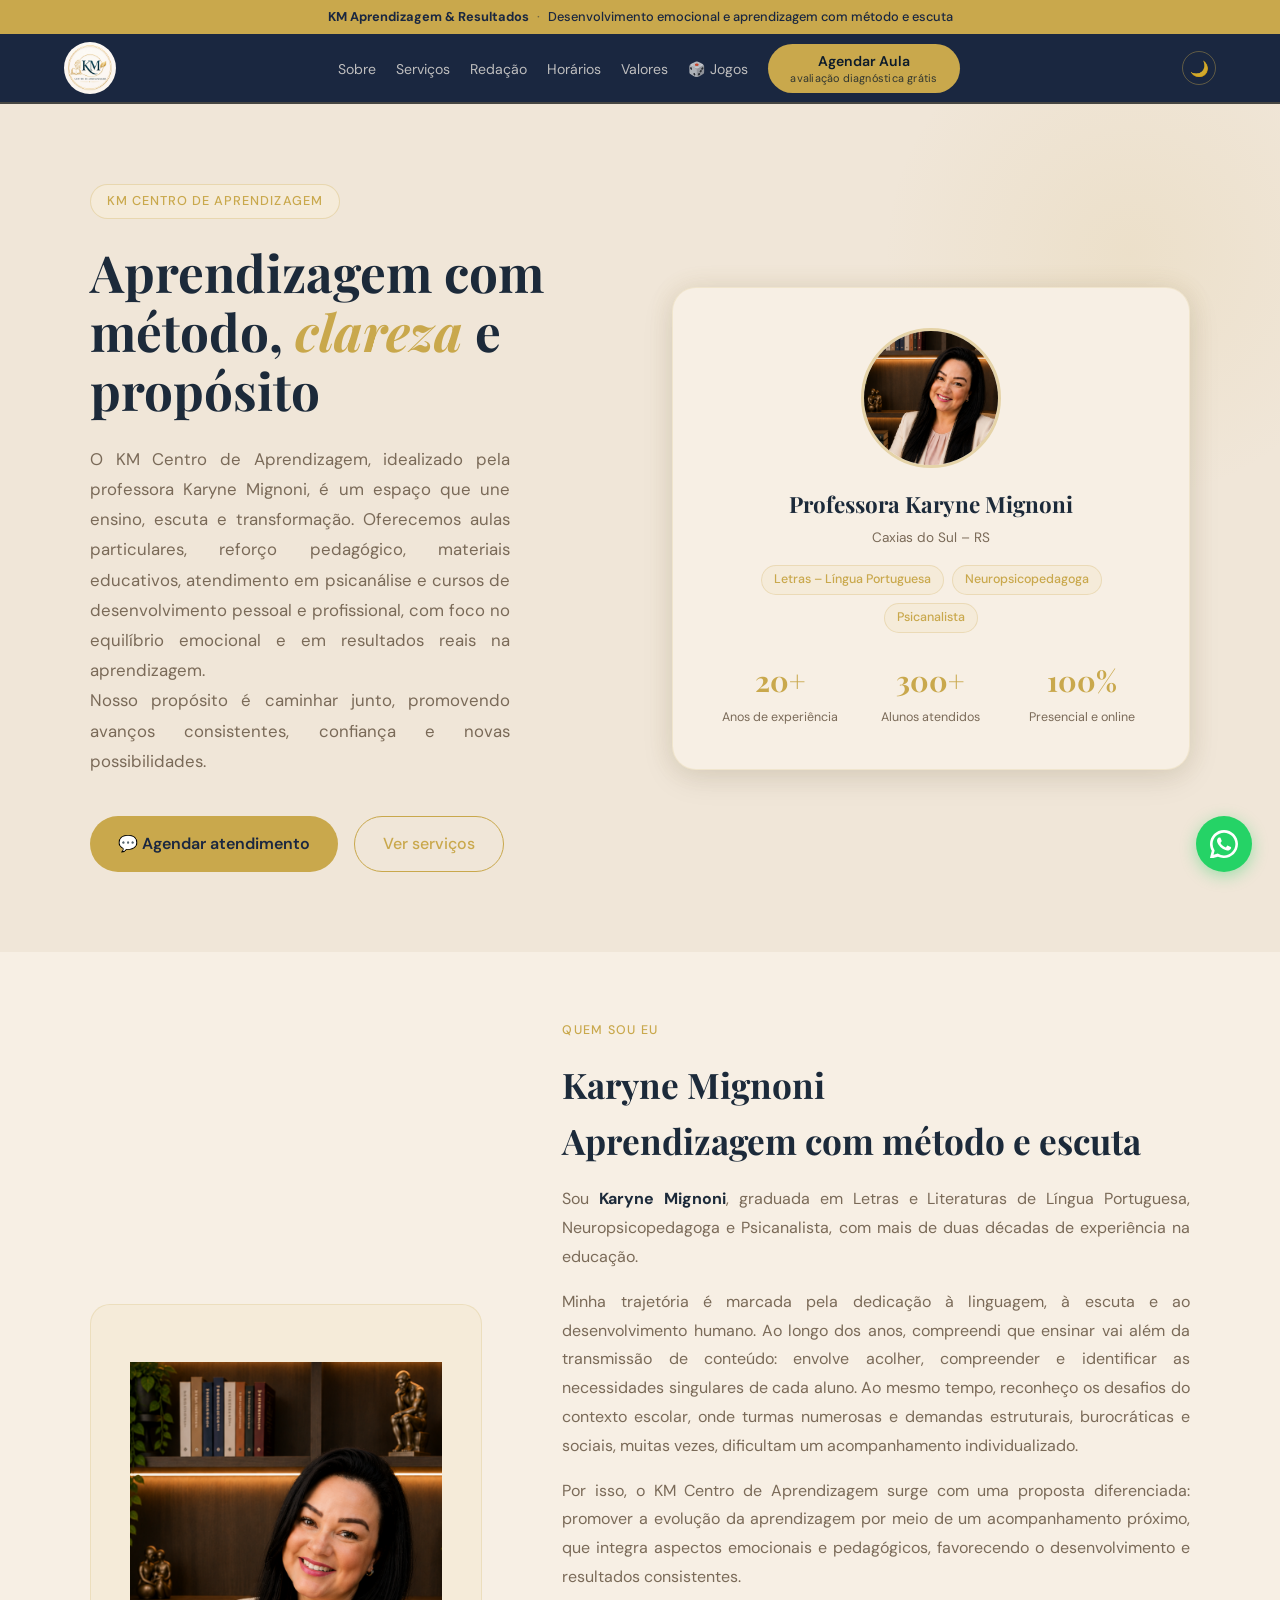
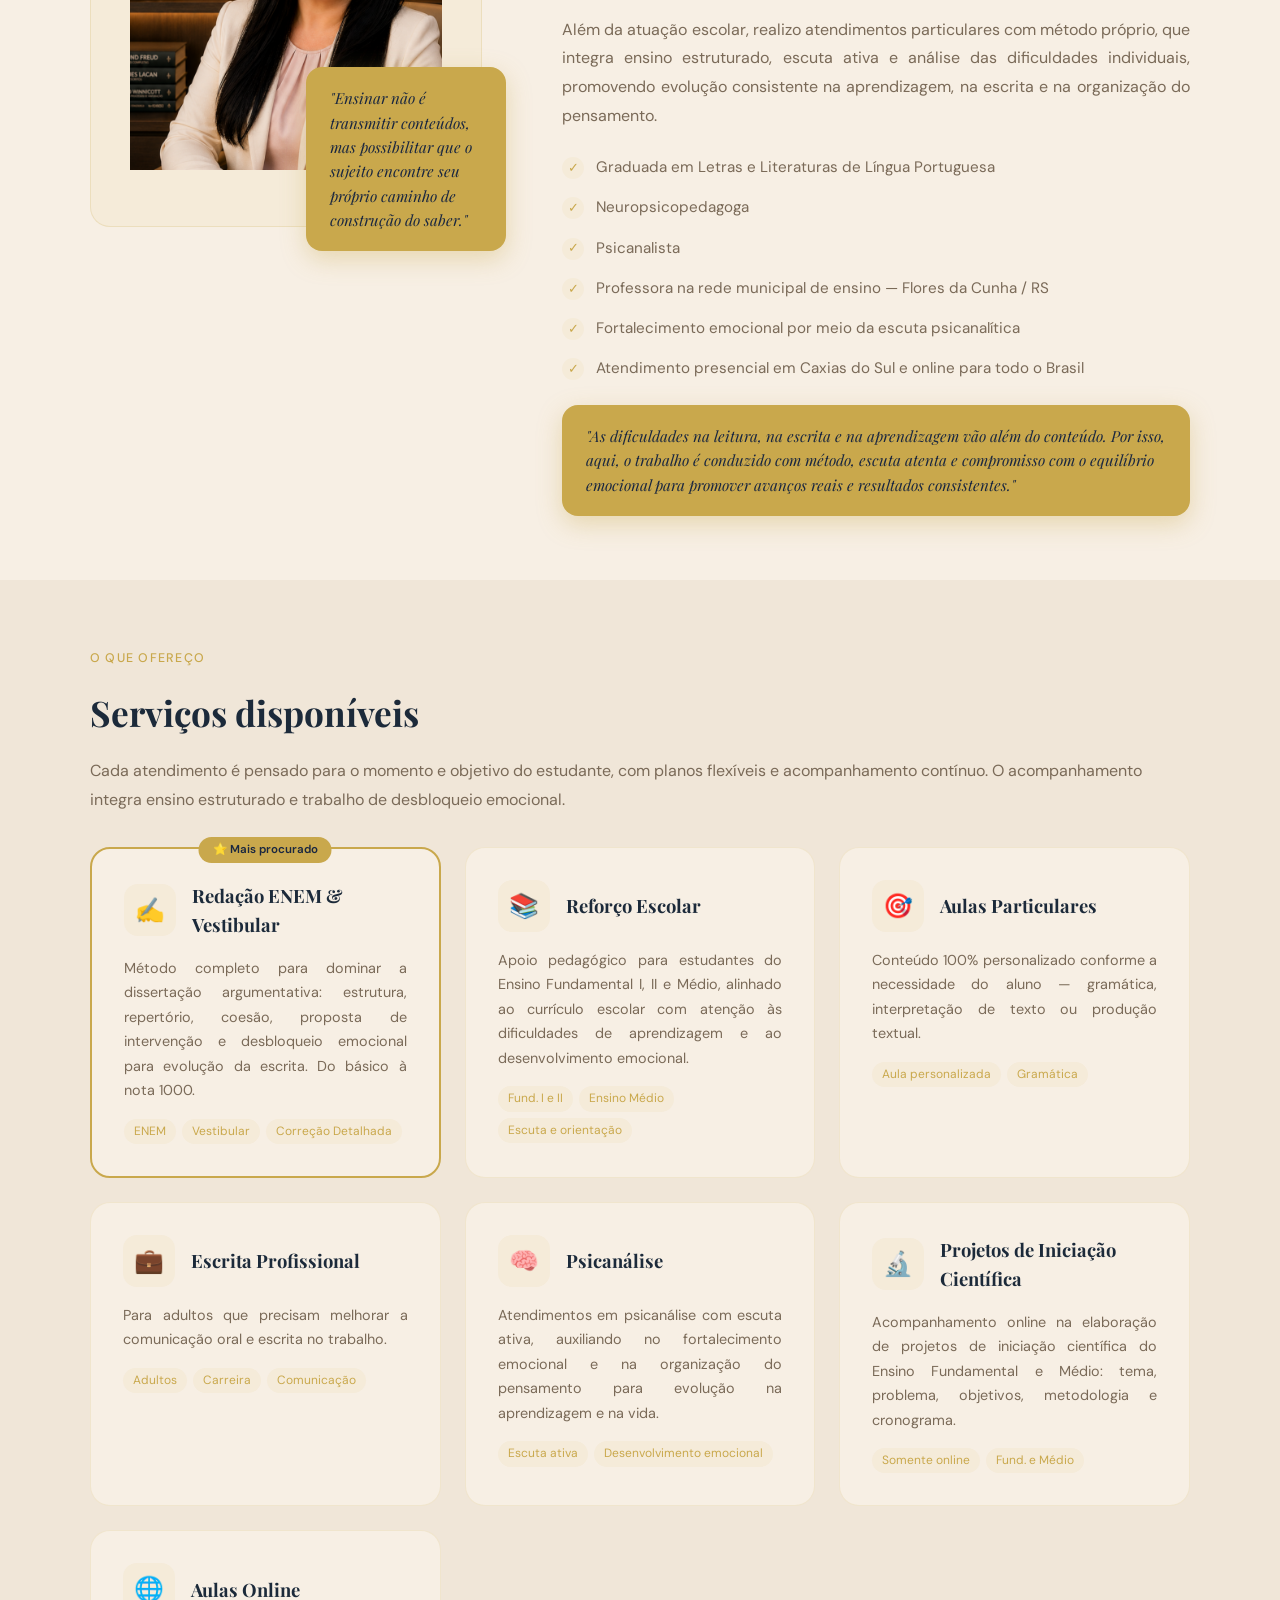
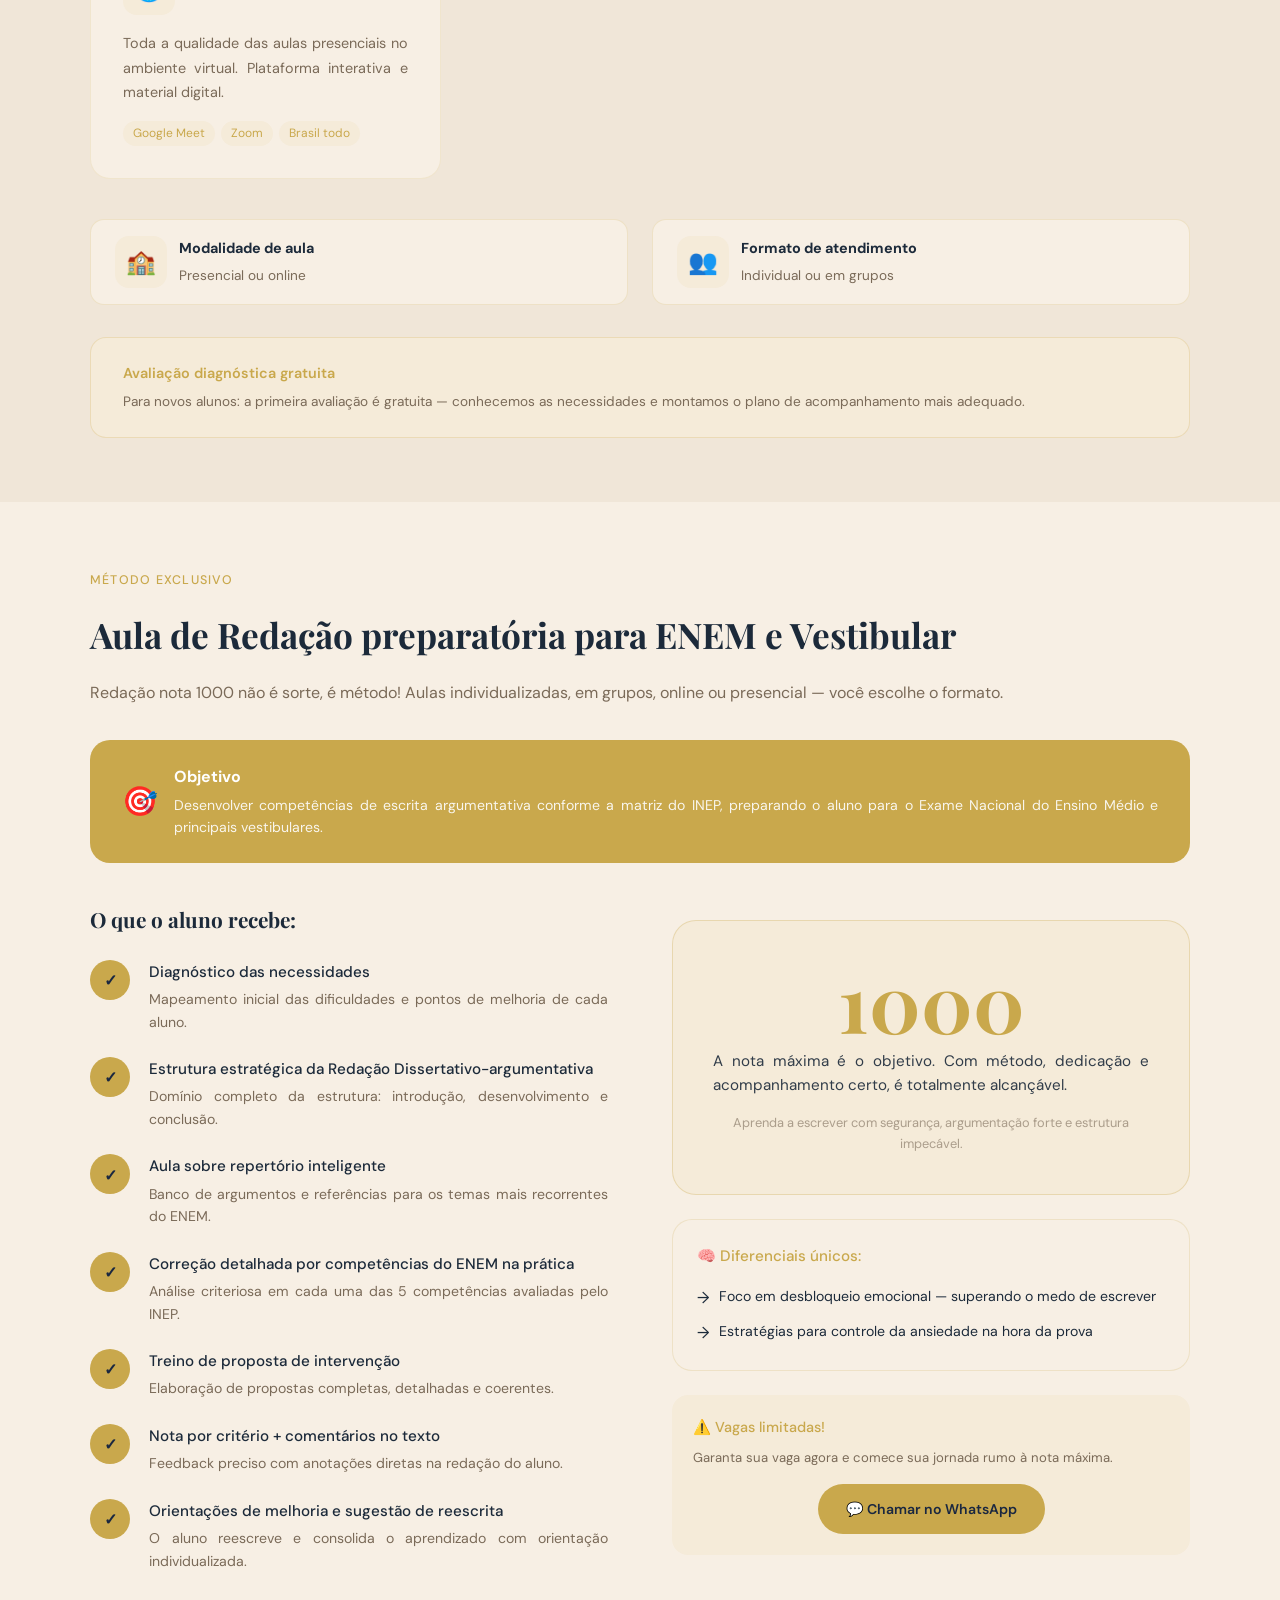
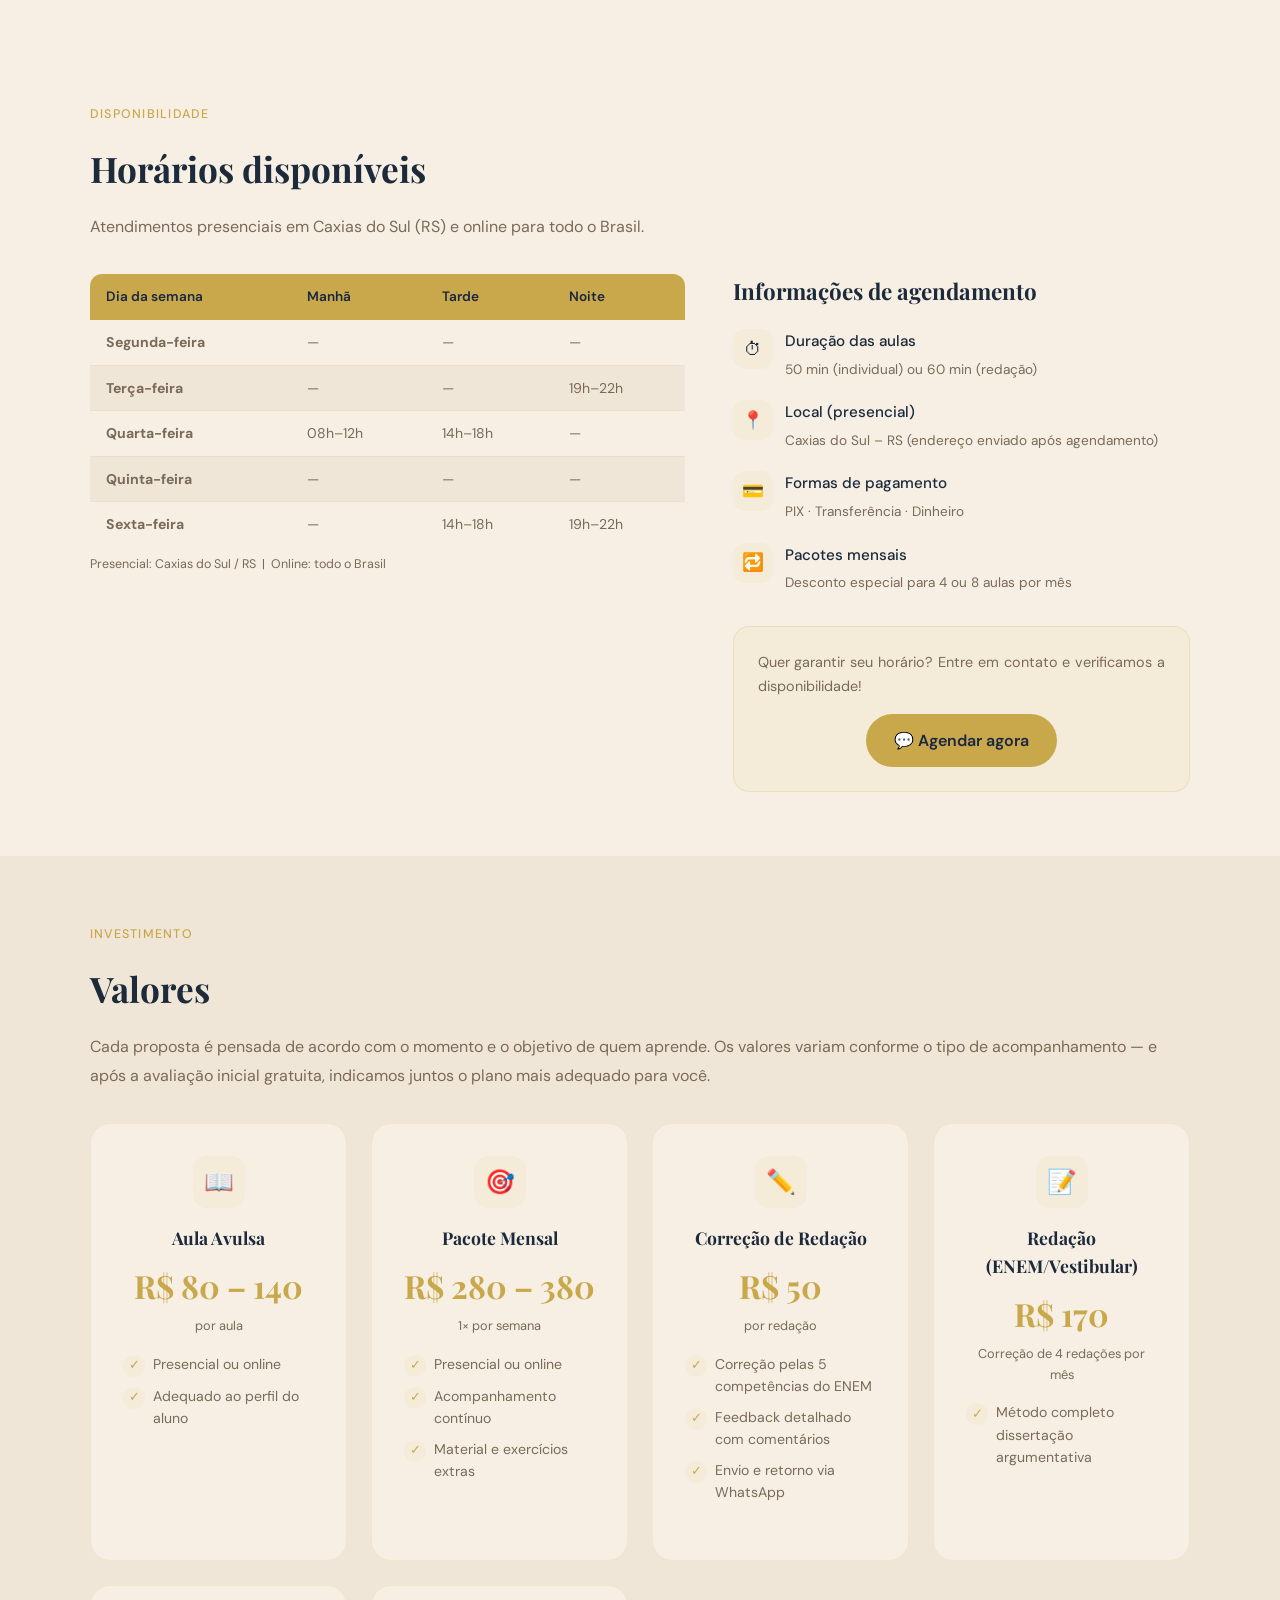
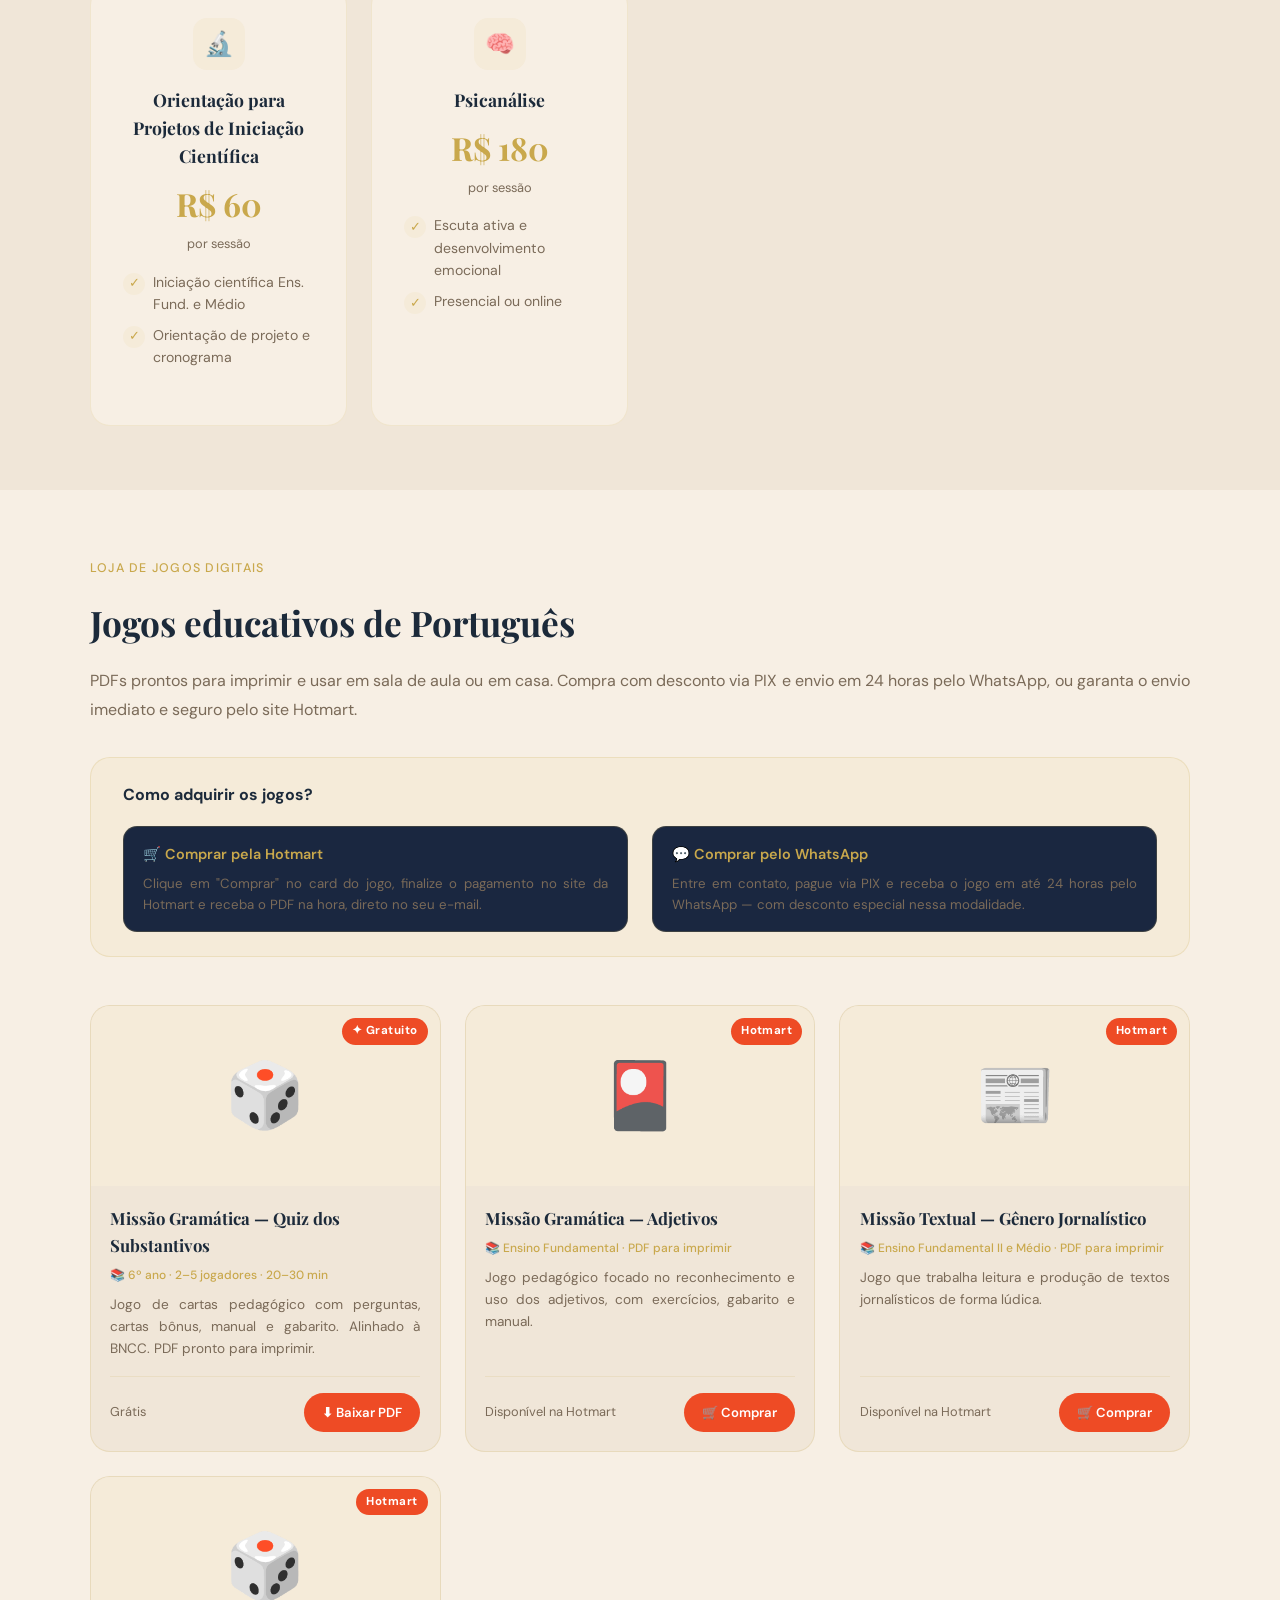
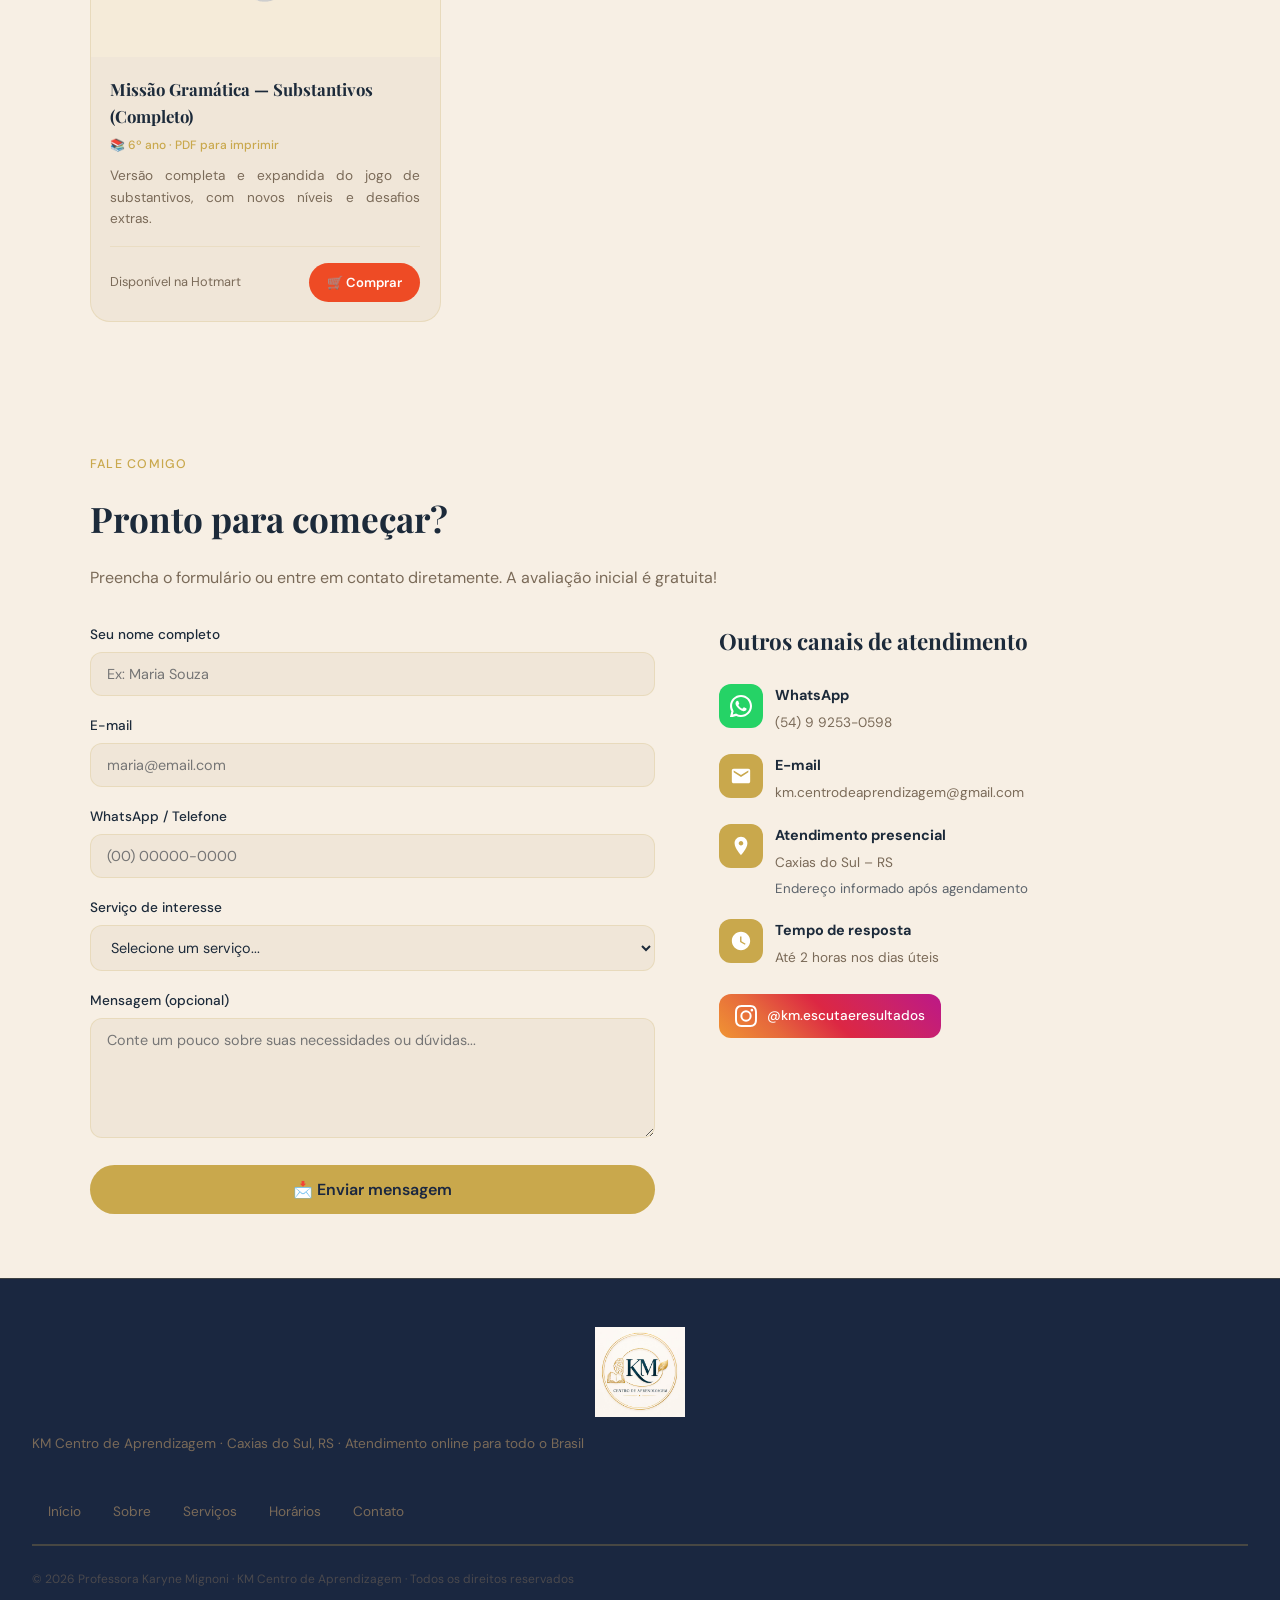
<file: index.html>
<!DOCTYPE html>
<html lang="pt-BR">
<head>
<meta charset="UTF-8">
<meta name="viewport" content="width=device-width, initial-scale=1.0">
<title>KM Centro de Aprendizagem | Professora Karyne Mignoni</title>
<link rel="icon" type="image/png" href="assets/img/logo_dourado.png">
<link rel="apple-touch-icon" href="assets/img/logo_dourado.png">

<!-- Google Analytics -->
<script async src="https://www.googletagmanager.com/gtag/js?id=G-VDRF710GRQ"></script>
<script>
  window.dataLayer = window.dataLayer || [];
  function gtag(){dataLayer.push(arguments);}
  gtag('js', new Date());
  gtag('config', 'G-VDRF710GRQ');
</script>

<!-- Google Search Console -->
<meta name="google-site-verification" content="jyfTc0mGOpEv0tQ1V5hcaZ6iZtgoKaIreEq_QBU1KFI" />

<!-- SEO Básico -->
<meta name="description" content="KM Centro de Aprendizagem — Aprendizagem com método, escuta e propósito. Neuropsicopedagoga e Psicanalista Karyne Mignoni oferece reforço escolar, redação ENEM, psicanálise e aulas particulares em Caxias do Sul - RS e online.">
<meta name="keywords" content="aulas de português Caxias do Sul, reforço escolar Caxias do Sul, redação ENEM, aulas particulares português, professora de português RS, KM reforço escolar, Karyne Mignoni">
<meta name="author" content="Karyne Mignoni">
<meta name="robots" content="index, follow">
<meta name="language" content="pt-BR">
<link rel="canonical" href="https://kmcentrodeaprendizagem.com.br/">

<!-- Open Graph (WhatsApp, Facebook, Instagram) -->
<meta property="og:type" content="website">
<meta property="og:url" content="https://kmcentrodeaprendizagem.com.br/">
<meta property="og:title" content="KM Centro de Aprendizagem | Karyne Mignoni">
<meta property="og:description" content="Aprendizagem com método, escuta e propósito. Reforço escolar, redação ENEM, psicanálise e aulas particulares. Caxias do Sul - RS e atendimento online.">
<meta property="og:locale" content="pt_BR">
<meta property="og:site_name" content="KM Reforço Escolar">

<!-- Twitter Card -->
<meta name="twitter:card" content="summary">
<meta name="twitter:title" content="KM Centro de Aprendizagem | Karyne Mignoni">
<meta name="twitter:description" content="Aulas particulares de Português, reforço escolar e redação ENEM em Caxias do Sul - RS. Atendimento online para todo o Brasil.">

<!-- Geolocalização -->
<meta name="geo.region" content="BR-RS">
<meta name="geo.placename" content="Caxias do Sul, Rio Grande do Sul, Brasil">

<!-- Schema.org (Google entende melhor o negócio) -->
<script type="application/ld+json">
{
  "@context": "https://schema.org",
  "@type": "EducationalOrganization",
  "name": "KM Centro de Aprendizagem",
  "description": "Aprendizagem com método, escuta e propósito. Reforço escolar, redação ENEM, psicanálise e aulas particulares em Caxias do Sul - RS",
  "url": "https://kmcentrodeaprendizagem.com.br/",
  "founder": {
    "@type": "Person",
    "name": "Karyne Mignoni",
    "jobTitle": "Professora de Português",
    "sameAs": "https://www.instagram.com/km.escutaeresultados/"
  },
  "address": {
    "@type": "PostalAddress",
    "addressLocality": "Caxias do Sul",
    "addressRegion": "RS",
    "addressCountry": "BR"
  },
  "telephone": "+55-54-992530598",
  "sameAs": "https://www.instagram.com/km.escutaeresultados/",
  "areaServed": "Brasil",
  "hasOfferCatalog": {
    "@type": "OfferCatalog",
    "name": "Serviços de Ensino",
    "itemListElement": [
      {"@type": "Offer", "itemOffered": {"@type": "Service", "name": "Aulas Particulares de Português"}},
      {"@type": "Offer", "itemOffered": {"@type": "Service", "name": "Reforço Escolar"}},
      {"@type": "Offer", "itemOffered": {"@type": "Service", "name": "Redação ENEM e Vestibular"}},
      {"@type": "Offer", "itemOffered": {"@type": "Service", "name": "Aulas Online"}}
    ]
  }
}
</script>
<link href="https://fonts.googleapis.com/css2?family=Playfair+Display:ital,wght@0,400;0,700;1,400&family=DM+Sans:wght@300;400;500&display=swap" rel="stylesheet">
<link rel="stylesheet" href="assets/css/style.css?v=12">
<script src="assets/js/content.js?v=1" defer></script>
</head>
<body>

<div class="topbar">
  <span>KM Aprendizagem &amp; Resultados</span>
  <span class="topbar-sep">·</span>
  <span>Desenvolvimento emocional e aprendizagem com método e escuta</span>
</div>

<!-- NAV -->
<nav>
  <div class="nav-inner">
    <a href="#inicio" class="nav-logo">
      <img src="assets/img/logo_dourado.png" data-content="gestao.marca.logoClaro" data-content-attribute="src" alt="KM Centro de Aprendizagem" class="nav-logo-img logo-light">
      <img src="assets/img/logo_preto.png" data-content="gestao.marca.logoEscuro" data-content-attribute="src" alt="KM Centro de Aprendizagem" class="nav-logo-img logo-dark">
    </a>
    <ul class="nav-links">
      <li><a href="#sobre">Sobre</a></li>
      <li><a href="#servicos">Serviços</a></li>
      <li><a href="#redacao">Redação</a></li>
      <li><a href="#horarios">Horários</a></li>
      <!-- <li><a href="#depoimentos">Depoimentos</a></li> -->
      <li><a href="#valores">Valores</a></li>
      <li><a href="#jogos">🎲 Jogos</a></li>
      <li><a href="#contato" class="nav-cta">Agendar Aula<span class="nav-cta-sub">avaliação diagnóstica grátis</span></a></li>
    </ul>
    <a href="#contato" class="nav-cta nav-cta-mobile">Agendar Aula<span class="nav-cta-sub">avaliação diagnóstica grátis</span></a>
    <div class="nav-actions">
      <button id="theme-toggle" title="Alternar tema" aria-label="Alternar tema">🌙</button>
      <button id="nav-toggle" aria-label="Menu" aria-expanded="false">
        <span></span><span></span><span></span>
      </button>
    </div>
  </div>
</nav>

<!-- HERO -->
<section class="hero" id="inicio">
  <div class="hero-inner">
    <div>
      <span class="hero-tag" data-content="hero.selo">KM Centro de Aprendizagem</span>
      <h1><span data-content="hero.titulo">Aprendizagem com método,</span> <em data-content="hero.destaque">clareza</em> <span data-content="hero.complemento">e propósito</span></h1>
      <p class="hero-sub" style="text-align:justify;" data-content="hero.descricao" data-content-multiline="true">O KM Centro de Aprendizagem, idealizado pela professora Karyne Mignoni, é um espaço que une ensino, escuta e transformação. Oferecemos aulas particulares, reforço pedagógico, materiais educativos, atendimento em psicanálise e cursos de desenvolvimento pessoal e profissional, com foco no equilíbrio emocional e em resultados reais na aprendizagem.<br>Nosso propósito é caminhar junto, promovendo avanços consistentes, confiança e novas possibilidades.</p>
      <div class="hero-btns">
        <a href="https://wa.me/5554992530598?text=Olá%2C+Karyne%21+Vim+pelo+site+do+KM+Centro+de+Aprendizagem+e+gostaria+de+agendar+minha+avaliação+gratuita" target="_blank" class="btn-primary">💬 Agendar atendimento</a>
        <a href="#servicos" class="btn-secondary">Ver serviços</a>
      </div>
    </div>
    <div>
      <div class="hero-card">
        <img src="assets/img/profekaryne.png" data-content="gestao.marca.foto" data-content-attribute="src" alt="Profª Karyne Mignoni" class="hero-logo-img">
        <h3>Professora Karyne Mignoni</h3>
        <p style="text-align:center;font-size:0.85rem;color:var(--texto-suave);margin-bottom:1rem;">Caxias do Sul – RS</p>
        <div class="badge-row">
          <span class="badge">Letras – Língua Portuguesa</span>
          <span class="badge">Neuropsicopedagoga</span>
          <span class="badge">Psicanalista</span>
        </div>
        <div class="stats">
          <div class="stat"><span class="stat-num">20+</span><span class="stat-label">Anos de experiência</span></div>
          <div class="stat"><span class="stat-num">300+</span><span class="stat-label">Alunos atendidos</span></div>
          <div class="stat"><span class="stat-num">100%</span><span class="stat-label">Presencial e online</span></div>
        </div>
      </div>
    </div>
  </div>
</section>

<!-- SOBRE -->
<section id="sobre">
  <div class="container">
    <div class="sobre-grid">
      <div class="sobre-img-block">
        <div class="sobre-img">
          <img src="assets/img/profekaryne.png" data-content="gestao.marca.foto" data-content-attribute="src" alt="Profª Karyne Mignoni">
        </div>
        <div class="sobre-quote-box">"Ensinar não é transmitir conteúdos, mas possibilitar que o sujeito encontre seu próprio caminho de construção do saber."</div>
      </div>
      <div>
        <span class="section-label" data-content="sobre.selo">Quem sou eu</span>
        <h2 class="section-title"><span data-content="sobre.titulo">Karyne Mignoni</span><br><span data-content="sobre.subtitulo">Aprendizagem com método e escuta</span></h2>
        <p style="color:var(--texto-suave);line-height:1.8;margin-bottom:1rem;text-align:justify;" data-content="sobre.paragrafos.0">Sou <strong style="color:var(--texto);">Karyne Mignoni</strong>, graduada em Letras e Literaturas de Língua Portuguesa, Neuropsicopedagoga e Psicanalista, com mais de duas décadas de experiência na educação.</p>
        <p style="color:var(--texto-suave);line-height:1.8;margin-bottom:1rem;text-align:justify;" data-content="sobre.paragrafos.1">Minha trajetória é marcada pela dedicação à linguagem, à escuta e ao desenvolvimento humano. Ao longo dos anos, compreendi que ensinar vai além da transmissão de conteúdo: envolve acolher, compreender e identificar as necessidades singulares de cada aluno. Ao mesmo tempo, reconheço os desafios do contexto escolar, onde turmas numerosas e demandas estruturais, burocráticas e sociais, muitas vezes, dificultam um acompanhamento individualizado.</p>
        <p style="color:var(--texto-suave);line-height:1.8;margin-bottom:1.5rem;text-align:justify;" data-content="sobre.paragrafos.2">Por isso, o KM Centro de Aprendizagem surge com uma proposta diferenciada: promover a evolução da aprendizagem por meio de um acompanhamento próximo, que integra aspectos emocionais e pedagógicos, favorecendo o desenvolvimento e resultados consistentes.</p>
        <p style="color:var(--texto-suave);line-height:1.8;margin-bottom:1rem;text-align:justify;" data-content="sobre.paragrafos.3">Além da atuação escolar, realizo atendimentos particulares com método próprio, que integra ensino estruturado, escuta ativa e análise das dificuldades individuais, promovendo evolução consistente na aprendizagem, na escrita e na organização do pensamento.</p>
        <ul class="sobre-lista">
          <li><span class="check">✓</span><span>Graduada em Letras e Literaturas de Língua Portuguesa</span></li>
          <li><span class="check">✓</span><span>Neuropsicopedagoga</span></li>
          <li><span class="check">✓</span><span>Psicanalista</span></li>
          <li><span class="check">✓</span><span>Professora na rede municipal de ensino — Flores da Cunha / RS</span></li>
          <li><span class="check">✓</span><span>Fortalecimento emocional por meio da escuta psicanalítica</span></li>
          <li><span class="check">✓</span><span>Atendimento presencial em Caxias do Sul e online para todo o Brasil</span></li>
        </ul>
        <blockquote style="margin-top:1.5rem;padding:1.2rem 1.5rem;background:var(--verde);color:var(--fundo-profundo);border-radius:16px;font-family:'Playfair Display',serif;font-style:italic;font-size:0.95rem;box-shadow:0 8px 24px rgba(201,168,76,0.35);">"As dificuldades na leitura, na escrita e na aprendizagem vão além do conteúdo. Por isso, aqui, o trabalho é conduzido com método, escuta atenta e compromisso com o equilíbrio emocional para promover avanços reais e resultados consistentes."</blockquote>
      </div>
    </div>
  </div>
</section>

<!-- SERVIÇOS -->
<section id="servicos">
  <div class="container">
    <span class="section-label" data-content="servicos.selo">O que ofereço</span>
    <h2 class="section-title" data-content="servicos.titulo">Serviços disponíveis</h2>
    <p class="section-sub" data-content="servicos.descricao">Cada atendimento é pensado para o momento e objetivo do estudante, com planos flexíveis e acompanhamento contínuo. O acompanhamento integra ensino estruturado e trabalho de desbloqueio emocional.</p>
    <div class="servicos-grid">

      <div class="servico-card destaque">
        <div class="popular-badge">⭐ Mais procurado</div>
        <div class="servico-card-header">
          <div class="servico-icon">✍️</div>
          <h3 data-content="servicos.itens.0.titulo">Redação ENEM & Vestibular</h3>
        </div>
        <p data-content="servicos.itens.0.descricao">Método completo para dominar a dissertação argumentativa: estrutura, repertório, coesão, proposta de intervenção e desbloqueio emocional para evolução da escrita. Do básico à nota 1000.</p>
        <div class="servico-tags">
          <span class="servico-tag">ENEM</span>
          <span class="servico-tag">Vestibular</span>
          <span class="servico-tag">Correção Detalhada</span>
        </div>
      </div>

      <div class="servico-card">
        <div class="servico-card-header">
          <div class="servico-icon">📚</div>
          <h3 data-content="servicos.itens.1.titulo">Reforço Escolar</h3>
        </div>
        <p data-content="servicos.itens.1.descricao">Apoio pedagógico para estudantes do Ensino Fundamental I, II e Médio, alinhado ao currículo escolar com atenção às dificuldades de aprendizagem e ao desenvolvimento emocional.</p>
        <div class="servico-tags">
          <span class="servico-tag">Fund. I e II</span>
          <span class="servico-tag">Ensino Médio</span>
          <span class="servico-tag">Escuta e orientação</span>
        </div>
      </div>

      <div class="servico-card">
        <div class="servico-card-header">
          <div class="servico-icon">🎯</div>
          <h3 data-content="servicos.itens.2.titulo">Aulas Particulares</h3>
        </div>
        <p data-content="servicos.itens.2.descricao">Conteúdo 100% personalizado conforme a necessidade do aluno — gramática, interpretação de texto ou produção textual.</p>
        <div class="servico-tags">
          <span class="servico-tag">Aula personalizada</span>
          <span class="servico-tag">Gramática</span>
        </div>
      </div>

      <div class="servico-card">
        <div class="servico-card-header">
          <div class="servico-icon">💼</div>
          <h3 data-content="servicos.itens.3.titulo">Escrita Profissional</h3>
        </div>
        <p data-content="servicos.itens.3.descricao">Para adultos que precisam melhorar a comunicação oral e escrita no trabalho.</p>
        <div class="servico-tags">
          <span class="servico-tag">Adultos</span>
          <span class="servico-tag">Carreira</span>
          <span class="servico-tag">Comunicação</span>
        </div>
      </div>

      <div class="servico-card">
        <div class="servico-card-header">
          <div class="servico-icon">🧠</div>
          <h3 data-content="servicos.itens.4.titulo">Psicanálise</h3>
        </div>
        <p data-content="servicos.itens.4.descricao">Atendimentos em psicanálise com escuta ativa, auxiliando no fortalecimento emocional e na organização do pensamento para evolução na aprendizagem e na vida.</p>
        <div class="servico-tags">
          <span class="servico-tag">Escuta ativa</span>
          <span class="servico-tag">Desenvolvimento emocional</span>
        </div>
      </div>

      <div class="servico-card">
        <div class="servico-card-header">
          <div class="servico-icon">🔬</div>
          <h3 data-content="servicos.itens.5.titulo">Projetos de Iniciação Científica</h3>
        </div>
        <p data-content="servicos.itens.5.descricao">Acompanhamento online na elaboração de projetos de iniciação científica do Ensino Fundamental e Médio: tema, problema, objetivos, metodologia e cronograma.</p>
        <div class="servico-tags">
          <span class="servico-tag">Somente online</span>
          <span class="servico-tag">Fund. e Médio</span>
        </div>
      </div>

      <div class="servico-card">
        <div class="servico-card-header">
          <div class="servico-icon">🌐</div>
          <h3 data-content="servicos.itens.6.titulo">Aulas Online</h3>
        </div>
        <p data-content="servicos.itens.6.descricao">Toda a qualidade das aulas presenciais no ambiente virtual. Plataforma interativa e material digital.</p>
        <div class="servico-tags">
          <span class="servico-tag">Google Meet</span>
          <span class="servico-tag">Zoom</span>
          <span class="servico-tag">Brasil todo</span>
        </div>
      </div>

    </div>

    <div style="display:flex;gap:1.5rem;flex-wrap:wrap;margin-top:2.5rem;">
      <div style="display:flex;align-items:center;gap:12px;background:var(--branco);border-radius:14px;padding:1rem 1.5rem;border:1px solid rgba(201,168,76,0.2);flex:1;min-width:220px;">
        <div class="servico-icon" style="margin:0;min-width:44px;">🏫</div>
        <div>
          <strong style="font-size:0.9rem;color:var(--texto);display:block;margin-bottom:2px;">Modalidade de aula</strong>
          <span style="font-size:0.85rem;color:var(--texto-suave);">Presencial ou online</span>
        </div>
      </div>
      <div style="display:flex;align-items:center;gap:12px;background:var(--branco);border-radius:14px;padding:1rem 1.5rem;border:1px solid rgba(201,168,76,0.2);flex:1;min-width:220px;">
        <div class="servico-icon" style="margin:0;min-width:44px;">👥</div>
        <div>
          <strong style="font-size:0.9rem;color:var(--texto);display:block;margin-bottom:2px;">Formato de atendimento</strong>
          <span style="font-size:0.85rem;color:var(--texto-suave);">Individual ou em grupos</span>
        </div>
      </div>
    </div>

  <div style="margin-top:2rem;background:var(--verde-palido);border-radius:16px;padding:1.5rem 2rem;border:1px solid rgba(201,168,76,0.25);">
    <p style="font-size:0.9rem;color:var(--verde);font-weight:600;margin-bottom:6px;">Avaliação diagnóstica gratuita</p>
    <p style="font-size:0.85rem;color:var(--texto-suave);line-height:1.6;">Para novos alunos: a primeira avaliação é gratuita — conhecemos as necessidades e montamos o plano de acompanhamento mais adequado.</p>
  </div>
  </div>
</section>

<!-- REDAÇÃO -->
<section id="redacao">
  <div class="container">
    <span class="section-label" data-content="redacao.selo">Método exclusivo</span>
    <h2 class="section-title" data-content="redacao.titulo">Aula de Redação preparatória para ENEM e Vestibular</h2>
    <p class="section-sub" data-content="redacao.descricao">Redação nota 1000 não é sorte, é método! Aulas individualizadas, em grupos, online ou presencial — você escolhe o formato.</p>

    <div style="background:var(--verde);color:white;border-radius:20px;padding:1.5rem 2rem;margin-bottom:2.5rem;display:flex;align-items:center;gap:1rem;">
      <span style="font-size:1.8rem;">🎯</span>
      <div>
        <strong style="font-size:1rem;">Objetivo</strong>
        <p style="font-size:0.88rem;opacity:0.9;line-height:1.6;margin-top:4px;">Desenvolver competências de escrita argumentativa conforme a matriz do INEP, preparando o aluno para o Exame Nacional do Ensino Médio e principais vestibulares.</p>
      </div>
    </div>

    <div class="redacao-content">
      <div>
        <h3 style="font-family:'Playfair Display',serif;font-size:1.3rem;margin-bottom:1.5rem;">O que o aluno recebe:</h3>
        <div class="redacao-steps">
          <div class="step"><div class="step-num">✓</div><div><h4>Diagnóstico das necessidades</h4><p>Mapeamento inicial das dificuldades e pontos de melhoria de cada aluno.</p></div></div>
          <div class="step"><div class="step-num">✓</div><div><h4>Estrutura estratégica da Redação Dissertativo-argumentativa</h4><p>Domínio completo da estrutura: introdução, desenvolvimento e conclusão.</p></div></div>
          <div class="step"><div class="step-num">✓</div><div><h4>Aula sobre repertório inteligente</h4><p>Banco de argumentos e referências para os temas mais recorrentes do ENEM.</p></div></div>
          <div class="step"><div class="step-num">✓</div><div><h4>Correção detalhada por competências do ENEM na prática</h4><p>Análise criteriosa em cada uma das 5 competências avaliadas pelo INEP.</p></div></div>
          <div class="step"><div class="step-num">✓</div><div><h4>Treino de proposta de intervenção</h4><p>Elaboração de propostas completas, detalhadas e coerentes.</p></div></div>
          <div class="step"><div class="step-num">✓</div><div><h4>Nota por critério + comentários no texto</h4><p>Feedback preciso com anotações diretas na redação do aluno.</p></div></div>
          <div class="step"><div class="step-num">✓</div><div><h4>Orientações de melhoria e sugestão de reescrita</h4><p>O aluno reescreve e consolida o aprendizado com orientação individualizada.</p></div></div>
        </div>
      </div>
      <div style="display:flex;flex-direction:column;gap:1.5rem;">
        <div class="nota-box">
          <span class="nota-num">1000</span>
          <p>A nota máxima é o objetivo. Com método, dedicação e acompanhamento certo, é totalmente alcançável.</p>
          <small>Aprenda a escrever com segurança, argumentação forte e estrutura impecável.</small>
        </div>
        <div style="background:var(--branco);border-radius:20px;padding:1.5rem;border:1px solid rgba(201,168,76,0.2);">
          <p style="font-weight:500;font-size:0.95rem;margin-bottom:1rem;color:var(--verde);">🧠 Diferenciais únicos:</p>
          <div style="display:flex;flex-direction:column;gap:10px;">
            <div style="display:flex;gap:10px;align-items:flex-start;">
              <span style="font-size:1rem;">→</span>
              <p style="font-size:0.88rem;color:var(--texto);line-height:1.6;">Foco em desbloqueio emocional — superando o medo de escrever</p>
            </div>
            <div style="display:flex;gap:10px;align-items:flex-start;">
              <span style="font-size:1rem;">→</span>
              <p style="font-size:0.88rem;color:var(--texto);line-height:1.6;">Estratégias para controle da ansiedade na hora da prova</p>
            </div>
          </div>
        </div>
        <div style="background:var(--verde-palido);border-radius:16px;padding:1.3rem;text-align:center;">
          <p style="font-size:0.9rem;color:var(--verde);font-weight:500;margin-bottom:8px;">⚠️ Vagas limitadas!</p>
          <p style="font-size:0.82rem;color:var(--texto-suave);margin-bottom:1rem;">Garanta sua vaga agora e comece sua jornada rumo à nota máxima.</p>
          <a href="https://wa.me/5554992530598?text=Olá%2C+Karyne%21+Tenho+interesse+nas+aulas+de+Redação+para+o+ENEM%2FVestibular.+Pode+me+dar+mais+informações%3F" target="_blank" class="btn-primary" style="display:inline-flex;font-size:0.88rem;">💬 Chamar no WhatsApp</a>
        </div>
      </div>
    </div>
  </div>
</section>

<!-- HORÁRIOS -->
<section id="horarios">
  <div class="container">
    <span class="section-label" data-content="horarios.selo">Disponibilidade</span>
    <h2 class="section-title" data-content="horarios.titulo">Horários disponíveis</h2>
    <p class="section-sub" data-content="horarios.descricao">Atendimentos presenciais em Caxias do Sul (RS) e online para todo o Brasil.</p>
    <div class="horarios-wrapper">
      <div>
        <table class="schedule-table">
          <thead>
            <tr>
              <th>Dia da semana</th>
              <th>Manhã</th>
              <th>Tarde</th>
              <th>Noite</th>
            </tr>
          </thead>
          <tbody>
            <tr>
              <td><strong>Segunda-feira</strong></td>
              <td>—</td>
              <td>—</td>
              <td>—</td>
            </tr>
            <tr>
              <td><strong>Terça-feira</strong></td>
              <td>—</td>
              <td>—</td>
              <td class="disponivel">19h–22h</td>
            </tr>
            <tr>
              <td><strong>Quarta-feira</strong></td>
              <td class="disponivel">08h–12h</td>
              <td class="disponivel">14h–18h</td>
              <td>—</td>
            </tr>
            <tr>
              <td><strong>Quinta-feira</strong></td>
              <td>—</td>
              <td>—</td>
              <td>—</td>
            </tr>
            <tr>
              <td><strong>Sexta-feira</strong></td>
              <td>—</td>
              <td class="disponivel">14h–18h</td>
              <td class="disponivel">19h–22h</td>
            </tr>
          </tbody>
        </table>
        <p style="font-size:0.78rem;color:var(--texto-suave);margin-top:8px;">Presencial: Caxias do Sul / RS &nbsp;|&nbsp; Online: todo o Brasil</p>
      </div>
      <div class="horarios-info">
        <h3>Informações de agendamento</h3>
        <div class="info-item">
          <div class="info-icon">⏱</div>
          <div><strong>Duração das aulas</strong><span>50 min (individual) ou 60 min (redação)</span></div>
        </div>
        <div class="info-item">
          <div class="info-icon">📍</div>
          <div><strong>Local (presencial)</strong><span>Caxias do Sul – RS (endereço enviado após agendamento)</span></div>
        </div>
        <div class="info-item">
          <div class="info-icon">💳</div>
          <div><strong>Formas de pagamento</strong><span>PIX · Transferência · Dinheiro</span></div>
        </div>
        <div class="info-item">
          <div class="info-icon">🔁</div>
          <div><strong>Pacotes mensais</strong><span>Desconto especial para 4 ou 8 aulas por mês</span></div>
        </div>
        <div class="cta-horario">
          <p>Quer garantir seu horário? Entre em contato e verificamos a disponibilidade!</p>
          <a href="https://wa.me/5554992530598?text=Olá%2C+Karyne%21+Vim+pelo+site+e+gostaria+de+verificar+a+disponibilidade+de+horários+e+agendar+uma+aula" target="_blank" class="btn-primary" style="display:inline-flex;">💬 Agendar agora</a>
        </div>
      </div>
    </div>
  </div>
</section>

<!-- DEPOIMENTOS
<section id="depoimentos">
  <div class="container">
    <span class="section-label">O que dizem os alunos</span>
    <h2 class="section-title">Histórias que me motivam</h2>
    <p class="section-sub" style="max-width:100%;">Cada aluno tem uma história única. Aqui estão algumas que me enchem de orgulho.</p>
    <div class="depoimentos-grid">

      <div class="depoimento">
        <div class="depoimento-stars">★★★★★</div>
        <p class="depoimento-texto">"Tirei 960 na redação do ENEM e passei em Direito na UFRGS! A professora Ana mudou completamente minha relação com a escrita. As aulas são dinâmicas e o feedback é sempre muito preciso."</p>
        <div class="depoimento-autor">
          <div class="autor-avatar">L</div>
          <div>
            <div class="autor-nome">Luísa M.</div>
            <div class="autor-info">Aprovada em Direito – UFRGS 2024</div>
          </div>
        </div>
      </div>

      <div class="depoimento">
        <div class="depoimento-stars">★★★★★</div>
        <p class="depoimento-texto">"Meu filho estava com dificuldades no 7º ano e em 3 meses de reforço sua nota subiu de 5 para 9. A professora consegue identificar exatamente onde está o problema e trabalha de forma muito carinhosa."</p>
        <div class="depoimento-autor">
          <div class="autor-avatar">R</div>
          <div>
            <div class="autor-nome">Renata P.</div>
            <div class="autor-info">Mãe de aluno do 7º ano</div>
          </div>
        </div>
      </div>

      <div class="depoimento">
        <div class="depoimento-stars">★★★★★</div>
        <p class="depoimento-texto">"Fiz as aulas de escrita profissional e transformou minha comunicação no trabalho. Apresentações, e-mails, relatórios — tudo ficou muito mais claro e objetivo. Recomendo muito!"</p>
        <div class="depoimento-autor">
          <div class="autor-avatar">C</div>
          <div>
            <div class="autor-nome">Carlos A.</div>
            <div class="autor-info">Analista de Marketing</div>
          </div>
        </div>
      </div>

      <div class="depoimento">
        <div class="depoimento-stars">★★★★★</div>
        <p class="depoimento-texto">"As aulas online são incríveis — parece presencial de tão bem organizado. Uso o material enviado até hoje para estudar. A Profª Ana tem um dom especial para ensinar."</p>
        <div class="depoimento-autor">
          <div class="autor-avatar">M</div>
          <div>
            <div class="autor-nome">Mariana T.</div>
            <div class="autor-info">Aluna online – São Paulo/SP</div>
          </div>
        </div>
      </div>

      <div class="depoimento">
        <div class="depoimento-stars">★★★★★</div>
        <p class="depoimento-texto">"Entrei reprovado em português no cursinho e saí com 820 no ENEM. O método dela de trabalhar o texto é diferente de tudo que já vi. Explicações claras, paciência infinita."</p>
        <div class="depoimento-autor">
          <div class="autor-avatar">G</div>
          <div>
            <div class="autor-nome">Gabriel F.</div>
            <div class="autor-info">Vestibulando 2024</div>
          </div>
        </div>
      </div>

      <div class="depoimento">
        <div class="depoimento-stars">★★★★★</div>
        <p class="depoimento-texto">"Contratei para correção do meu TCC e a professora entregou um trabalho impecável com comentários que me ajudaram a entender cada ajuste. Prazo cumprido e qualidade excelente."</p>
        <div class="depoimento-autor">
          <div class="autor-avatar">J</div>
          <div>
            <div class="autor-nome">Juliana K.</div>
            <div class="autor-info">Graduanda em Pedagogia</div>
          </div>
        </div>
      </div>

    </div>
  </div>
</section>
-->

<!-- VALORES -->
<section id="valores">
  <div class="container">
    <span class="section-label" data-content="valores.selo">Investimento</span>
    <h2 class="section-title" data-content="valores.titulo">Valores</h2>
    <p class="section-sub" style="margin-bottom:2rem;max-width:100%;" data-content="valores.descricao">Cada proposta é pensada de acordo com o momento e o objetivo de quem aprende. Os valores variam conforme o tipo de acompanhamento — e após a avaliação inicial gratuita, indicamos juntos o plano mais adequado para você.</p>
    <div class="valores-grid">

      <div class="valor-card destaque" style="border:2px solid var(--verde);position:relative;">
        <div class="popular-badge">📚 Acompanhamento de Aprendizagem</div>
        <div class="servico-icon" style="margin:1.5rem auto 0.5rem;">📖</div>
        <h3>Aula Avulsa</h3>
        <div class="valor-preco">R$ 80 – 140</div>
        <div class="valor-periodo">por aula</div>
        <ul class="valor-lista">
          <li><span class="check" style="min-width:22px">✓</span>Presencial ou online</li>
          <li><span class="check" style="min-width:22px">✓</span>Adequado ao perfil do aluno</li>
        </ul>
        <a href="https://wa.me/5554992530598?text=Olá%2C+Karyne%21+Vim+pelo+site+e+tenho+interesse+na+Aula+Avulsa+%28R%24+80+a+140%29.+Pode+me+dar+mais+informações%3F" target="_blank" class="btn-secondary" style="display:block;text-align:center;">Agendar</a>
      </div>

      <div class="valor-card">
        <div class="servico-icon" style="margin:0 auto 0.5rem;">🎯</div>
        <h3>Pacote Mensal</h3>
        <div style="font-size:0.78rem;font-weight:500;color:var(--dourado);margin-bottom:0.4rem;">Aula particular</div>
        <div class="valor-preco">R$ 280 – 380</div>
        <div class="valor-periodo">1× por semana</div>
        <ul class="valor-lista">
          <li><span class="check" style="min-width:22px">✓</span>Presencial ou online</li>
          <li><span class="check" style="min-width:22px">✓</span>Acompanhamento contínuo</li>
          <li><span class="check" style="min-width:22px">✓</span>Material e exercícios extras</li>
        </ul>
        <a href="https://wa.me/5554992530598?text=Olá%2C+Karyne%21+Vim+pelo+site+e+tenho+interesse+no+Pacote+Mensal+%28R%24+280+a+380%29.+Pode+me+dar+mais+informações%3F" target="_blank" class="btn-primary" style="display:block;text-align:center;">Agendar</a>
      </div>

      <div class="valor-card">
        <div class="servico-icon" style="margin:0 auto 0.5rem;">✏️</div>
        <h3>Correção de Redação</h3>
        <div class="valor-preco">R$ 50</div>
        <div class="valor-periodo">por redação</div>
        <ul class="valor-lista">
          <li><span class="check" style="min-width:22px">✓</span>Correção pelas 5 competências do ENEM</li>
          <li><span class="check" style="min-width:22px">✓</span>Feedback detalhado com comentários</li>
          <li><span class="check" style="min-width:22px">✓</span>Envio e retorno via WhatsApp</li>
        </ul>
        <a href="https://wa.me/5554992530598?text=Olá%2C+Karyne%21+Vim+pelo+site+e+gostaria+de+enviar+uma+redação+para+correção+%28R%24+50%29.+Como+funciona%3F" target="_blank" class="btn-secondary" style="display:block;text-align:center;">Agendar</a>
      </div>

      <div class="valor-card">
        <div class="servico-icon" style="margin:0 auto 0.5rem;">📝</div>
        <h3>Redação (ENEM/Vestibular)</h3>
        <div class="valor-preco">R$ 170</div>
        <div class="valor-periodo">Correção de 4 redações por mês</div>
        <ul class="valor-lista">
          <li><span class="check" style="min-width:22px">✓</span>Método completo dissertação argumentativa</li>
        </ul>
        <a href="https://wa.me/5554992530598?text=Olá%2C+Karyne%21+Vim+pelo+site+e+tenho+interesse+no+pacote+de+Redação+ENEM%2FVestibular+%28R%24+170%2Fmês%29.+Pode+me+dar+mais+informações%3F" target="_blank" class="btn-secondary" style="display:block;text-align:center;">Agendar</a>
      </div>

      <div class="valor-card">
        <div class="servico-icon" style="margin:0 auto 0.5rem;">🔬</div>
        <h3>Orientação para Projetos de Iniciação Científica</h3>
        <div style="font-size:0.75rem;color:var(--verde);margin-bottom:0.5rem;font-weight:500;">Somente online</div>
        <div class="valor-preco">R$ 60</div>
        <div class="valor-periodo">por sessão</div>
        <ul class="valor-lista">
          <li><span class="check" style="min-width:22px">✓</span>Iniciação científica Ens. Fund. e Médio</li>
          <li><span class="check" style="min-width:22px">✓</span>Orientação: tema, problema, objetivos, metodologia e cronograma</li>
        </ul>
        <a href="https://wa.me/5554992530598?text=Olá%2C+Karyne%21+Vim+pelo+site+e+tenho+interesse+na+Orientação+para+Iniciação+Científica+%28R%24+60%2Fsessão%29.+Pode+me+dar+mais+informações%3F" target="_blank" class="btn-secondary" style="display:block;text-align:center;">Agendar</a>
      </div>

      <div class="valor-card">
        <div class="servico-icon" style="margin:0 auto 0.5rem;">🧠</div>
        <h3>Psicanálise</h3>
        <div class="valor-preco">R$ 180</div>
        <div class="valor-periodo">por sessão</div>
        <ul class="valor-lista">
          <li><span class="check" style="min-width:22px">✓</span>Escuta ativa e desenvolvimento emocional</li>
          <li><span class="check" style="min-width:22px">✓</span><span>Identificação das Travas Mentais <span class="tooltip-wrap"><span class="tooltip-icon">i</span><span class="tooltip-box">O processo é conduzido por meio da Identificação das Travas Mentais, que integra escuta, análise e compreensão das questões que atravessam o sujeito. A partir desse percurso, torna-se possível elaborar conflitos, compreender padrões, ressignificar experiências, favorecendo o equilíbrio emocional e o desenvolvimento pessoal para mudanças consistentes e duradouras.</span></span></span></li>
          <li><span class="check" style="min-width:22px">✓</span>Presencial ou online</li>
        </ul>
        <a href="https://wa.me/5554992530598?text=Olá%2C+Karyne%21+Vim+pelo+site+e+tenho+interesse+no+atendimento+de+Psicanálise+%28R%24+180%2Fsessão%29.+Pode+me+dar+mais+informações%3F" target="_blank" class="btn-secondary" style="display:block;text-align:center;">Agendar</a>
      </div>

    </div>

  </div>
</section>

<!-- JOGOS -->
<section id="jogos">
  <div class="container">
    <span class="section-label" data-content="jogos.selo">Loja de jogos digitais</span>
    <h2 class="section-title" data-content="jogos.titulo">Jogos educativos de Português</h2>
    <p class="section-sub" style="max-width:100%;" data-content="jogos.descricao">PDFs prontos para imprimir e usar em sala de aula ou em casa. Compra com desconto via PIX e envio em 24 horas pelo WhatsApp, ou garanta o envio imediato e seguro pelo site Hotmart.</p>

    <div class="jogos-info-box" style="flex-direction:column;align-items:flex-start;gap:1.2rem;">
      <p style="font-weight:700;font-size:1rem;color:var(--texto);margin:0;">Como adquirir os jogos?</p>
      <div style="display:flex;gap:1.5rem;flex-wrap:wrap;width:100%;">
        <div style="flex:1;min-width:220px;background:var(--fundo-profundo);border-radius:14px;padding:1rem 1.2rem;border:1px solid rgba(201,168,76,0.2);">
          <p style="font-size:0.9rem;font-weight:600;color:var(--verde);margin-bottom:0.4rem;">🛒 Comprar pela Hotmart</p>
          <p style="font-size:0.83rem;color:var(--texto-suave);line-height:1.6;margin:0;">Clique em "Comprar" no card do jogo, finalize o pagamento no site da Hotmart e receba o PDF na hora, direto no seu e-mail.</p>
        </div>
        <div style="flex:1;min-width:220px;background:var(--fundo-profundo);border-radius:14px;padding:1rem 1.2rem;border:1px solid rgba(201,168,76,0.2);">
          <a href="https://wa.me/5554992530598?text=Olá%2C+Karyne%21+Vim+pelo+site+e+gostaria+de+comprar+um+jogo+educativo+via+PIX.+Pode+me+dar+mais+informações%3F" target="_blank" style="text-decoration:none;">
            <p style="font-size:0.9rem;font-weight:600;color:var(--verde);margin-bottom:0.4rem;">💬 Comprar pelo WhatsApp</p>
            <p style="font-size:0.83rem;color:var(--texto-suave);line-height:1.6;margin:0;">Entre em contato, pague via PIX e receba o jogo em até 24 horas pelo WhatsApp — com desconto especial nessa modalidade.</p>
          </a>
        </div>
      </div>
    </div>

    <div class="jogos-grid">

      <div class="jogo-card jogo-card-gratis">
        <div class="jogo-thumb" style="background:linear-gradient(135deg,#1A2B3C,#0D1B2A);">
          🎲
          <span class="jogo-badge-gratis">✦ Gratuito</span>
        </div>
        <div class="jogo-body">
          <h3>Missão Gramática — Quiz dos Substantivos</h3>
          <div class="jogo-nivel">📚 6º ano · 2–5 jogadores · 20–30 min</div>
          <p>Jogo de cartas pedagógico com 15 cartas de perguntas (fácil, médio e difícil), 10 cartas bônus, manual de instruções e gabarito com justificativa. Alinhado à BNCC. PDF pronto para imprimir.</p>
          <div class="jogo-footer">
            <div class="jogo-preco" style="font-size:1.6rem;">Grátis<span>PDF para imprimir</span></div>
            <a href="assets/pdf/quiz-substantivos-missao-gramatica.pdf" target="_blank" class="btn-download">⬇ Baixar PDF</a>
          </div>
        </div>
      </div>

      <div class="jogo-card">
        <div class="jogo-thumb" style="background:linear-gradient(135deg,#1e1040,#4b2d8f);">
          🎴
          <span class="jogo-badge-hotmart">Hotmart</span>
        </div>
        <div class="jogo-body">
          <h3>Missão Gramática — Adjetivos</h3>
          <div class="jogo-nivel">📚 Ensino Fundamental · PDF para imprimir</div>
          <p>Jogo pedagógico focado no reconhecimento e uso dos adjetivos. Cartas com exercícios progressivos, gabarito e manual de instruções. Alinhado à BNCC. Entrega imediata após a compra.</p>
          <div class="jogo-footer">
            <div class="jogo-preco"><span>Disponível na Hotmart</span></div>
            <a href="https://hotmart.com/pt-br/marketplace/produtos/missao-gramatica-adjetivos/Q104122500K" target="_blank" class="btn-hotmart">🛒 Comprar</a>
          </div>
        </div>
      </div>

      <div class="jogo-card">
        <div class="jogo-thumb" style="background:linear-gradient(135deg,#0D2137,#1a5276);">
          📰
          <span class="jogo-badge-hotmart">Hotmart</span>
        </div>
        <div class="jogo-body">
          <h3>Missão Textual — Gênero Jornalístico</h3>
          <div class="jogo-nivel">📚 Ensino Fundamental II e Médio · PDF para imprimir</div>
          <p>Jogo que trabalha leitura e produção de textos jornalísticos. Identifique, analise e produza notícias, reportagens e artigos de opinião de forma lúdica. Entrega imediata.</p>
          <div class="jogo-footer">
            <div class="jogo-preco"><span>Disponível na Hotmart</span></div>
            <a href="https://hotmart.com/pt-br/marketplace/produtos/missao-textual-genero-jornalistico-1/M104145308Y" target="_blank" class="btn-hotmart">🛒 Comprar</a>
          </div>
        </div>
      </div>

      <div class="jogo-card">
        <div class="jogo-thumb" style="background:linear-gradient(135deg,#1A2B3C,#C9A84C);">
          🎲
          <span class="jogo-badge-hotmart">Hotmart</span>
        </div>
        <div class="jogo-body">
          <h3>Missão Gramática — Substantivos (Completo)</h3>
          <div class="jogo-nivel">📚 6º ano · PDF para imprimir</div>
          <p>Versão completa e expandida do jogo gratuito: mais cartas, novos níveis de dificuldade e desafios extras. Ideal para uso contínuo em sala de aula. Entrega imediata após a compra.</p>
          <div class="jogo-footer">
            <div class="jogo-preco"><span>Disponível na Hotmart</span></div>
            <a href="https://hotmart.com/pt-br/marketplace/produtos/missao-gramatica-substantivos/I104054207K" target="_blank" class="btn-hotmart">🛒 Comprar</a>
          </div>
        </div>
      </div>

    </div>
  </div>
</section>

<!-- CONTATO -->
<section id="contato">
  <div class="container">
    <span class="section-label" data-content="contato.selo">Fale comigo</span>
    <h2 class="section-title" data-content="contato.titulo">Pronto para começar?</h2>
    <p class="section-sub" data-content="contato.descricao">Preencha o formulário ou entre em contato diretamente. A avaliação inicial é gratuita!</p>
    <div class="contato-grid">
      <div>
        <form id="contact-form">
          <div class="form-group">
            <label>Seu nome completo</label>
            <input type="text" name="nome" placeholder="Ex: Maria Souza" required>
          </div>
          <div class="form-group">
            <label>E-mail</label>
            <input type="email" name="email" placeholder="maria@email.com" required>
          </div>
          <div class="form-group">
            <label>WhatsApp / Telefone</label>
            <input type="tel" name="telefone" placeholder="(00) 00000-0000">
          </div>
          <div class="form-group">
            <label>Serviço de interesse</label>
            <select name="servico">
              <option value="">Selecione um serviço...</option>
              <option>Acompanhamento de Aprendizagem (Reforço Escolar)</option>
              <option>Aulas Particulares</option>
              <option>Redação ENEM / Vestibular</option>
              <option>Correção de Redação</option>
              <option>Escrita Profissional</option>
              <option>Projetos de Iniciação Científica</option>
              <option>Psicanálise</option>
              <option>Aulas Online</option>
              <option>Dúvidas e sugestões</option>
              <option>Deixar um recado para a Karyne</option>
            </select>
          </div>
          <div class="form-group">
            <label>Mensagem (opcional)</label>
            <textarea name="mensagem" placeholder="Conte um pouco sobre suas necessidades ou dúvidas..."></textarea>
          </div>
          <button type="submit" class="form-submit" id="submit-btn">📩 Enviar mensagem</button>
          <p id="form-error" style="display:none;color:#c0392b;font-size:0.85rem;margin-top:0.8rem;text-align:center;">Ops! Algo deu errado. Tente novamente ou chame no WhatsApp.</p>
        </form>
        <script src="assets/js/main.js?v=11" defer></script>
      </div>
      <div class="contato-info">
        <h3>Outros canais de atendimento</h3>

        <div class="contato-item">
          <div class="contato-icone contato-icone-wa">
            <svg viewBox="0 0 24 24" fill="white" width="22" height="22" xmlns="http://www.w3.org/2000/svg"><path d="M17.472 14.382c-.297-.149-1.758-.867-2.03-.967-.273-.099-.471-.148-.67.15-.197.297-.767.966-.94 1.164-.173.199-.347.223-.644.075-.297-.15-1.255-.463-2.39-1.475-.883-.788-1.48-1.761-1.653-2.059-.173-.297-.018-.458.13-.606.134-.133.298-.347.446-.52.149-.174.198-.298.298-.497.099-.198.05-.371-.025-.52-.075-.149-.669-1.612-.916-2.207-.242-.579-.487-.5-.669-.51-.173-.008-.371-.01-.57-.01-.198 0-.52.074-.792.372-.272.297-1.04 1.016-1.04 2.479 0 1.462 1.065 2.875 1.213 3.074.149.198 2.096 3.2 5.077 4.487.709.306 1.262.489 1.694.625.712.227 1.36.195 1.871.118.571-.085 1.758-.719 2.006-1.413.248-.694.248-1.289.173-1.413-.074-.124-.272-.198-.57-.347z"/><path d="M12 0C5.373 0 0 5.373 0 12c0 2.126.558 4.121 1.533 5.851L.057 23.571a.75.75 0 00.921.921l5.83-1.528A11.946 11.946 0 0012 24c6.627 0 12-5.373 12-12S18.627 0 12 0zm0 21.75a9.716 9.716 0 01-4.95-1.354l-.355-.211-3.68.965.982-3.588-.232-.369A9.718 9.718 0 012.25 12C2.25 6.615 6.615 2.25 12 2.25S21.75 6.615 21.75 12 17.385 21.75 12 21.75z"/></svg>
          </div>
          <div>
            <strong>WhatsApp</strong>
            <a href="https://wa.me/5554992530598?text=Olá%2C+Karyne%21+Vim+pelo+site+e+gostaria+de+mais+informações+sobre+os+atendimentos" data-content="gestao.contato.whatsappExibicao" target="_blank">(54) 9 9253-0598</a>
          </div>
        </div>

        <div class="contato-item">
          <div class="contato-icone contato-icone-email">
            <svg viewBox="0 0 24 24" fill="white" width="22" height="22" xmlns="http://www.w3.org/2000/svg"><path d="M20 4H4C2.9 4 2 4.9 2 6v12c0 1.1.9 2 2 2h16c1.1 0 2-.9 2-2V6c0-1.1-.9-2-2-2zm0 4l-8 5-8-5V6l8 5 8-5v2z"/></svg>
          </div>
          <div>
            <strong>E-mail</strong>
            <a href="mailto:km.centrodeaprendizagem@gmail.com" data-content="gestao.contato.email" data-content-attribute="href" data-content-format="mailto">km.centrodeaprendizagem@gmail.com</a>
          </div>
        </div>

        <div class="contato-item">
          <div class="contato-icone contato-icone-local">
            <svg viewBox="0 0 24 24" fill="white" width="22" height="22" xmlns="http://www.w3.org/2000/svg"><path d="M12 2C8.13 2 5 5.13 5 9c0 5.25 7 13 7 13s7-7.75 7-13c0-3.87-3.13-7-7-7zm0 9.5c-1.38 0-2.5-1.12-2.5-2.5S10.62 6.5 12 6.5s2.5 1.12 2.5 2.5S13.38 11.5 12 11.5z"/></svg>
          </div>
          <div>
            <strong>Atendimento presencial</strong>
            <span data-content="gestao.contato.local">Caxias do Sul – RS</span><br><small style="opacity:.7">Endereço informado após agendamento</small>
          </div>
        </div>

        <div class="contato-item">
          <div class="contato-icone contato-icone-clock">
            <svg viewBox="0 0 24 24" fill="white" width="22" height="22" xmlns="http://www.w3.org/2000/svg"><path d="M12 2C6.48 2 2 6.48 2 12s4.48 10 10 10 10-4.48 10-10S17.52 2 12 2zm.5 5v5.25l4.5 2.67-.75 1.23-5.25-3.15V7h1.5z"/></svg>
          </div>
          <div>
            <strong>Tempo de resposta</strong>
            <span data-content="gestao.contato.tempoResposta">Até 2 horas nos dias úteis</span>
          </div>
        </div>

        <div class="redes" style="margin-top:1.5rem;">
          <a class="rede-btn rede-instagram" href="https://www.instagram.com/km.escutaeresultados/" title="Instagram @km.escutaeresultados" target="_blank">
            <svg viewBox="0 0 24 24" fill="white" width="22" height="22" xmlns="http://www.w3.org/2000/svg"><path d="M12 2.163c3.204 0 3.584.012 4.85.07 3.252.148 4.771 1.691 4.919 4.919.058 1.265.069 1.645.069 4.849 0 3.205-.012 3.584-.069 4.849-.149 3.225-1.664 4.771-4.919 4.919-1.266.058-1.644.07-4.85.07-3.204 0-3.584-.012-4.849-.07-3.26-.149-4.771-1.699-4.919-4.92-.058-1.265-.07-1.644-.07-4.849 0-3.204.013-3.583.07-4.849.149-3.227 1.664-4.771 4.919-4.919 1.266-.057 1.645-.069 4.849-.069zM12 0C8.741 0 8.333.014 7.053.072 2.695.272.273 2.69.073 7.052.014 8.333 0 8.741 0 12c0 3.259.014 3.668.072 4.948.2 4.358 2.618 6.78 6.98 6.98C8.333 23.986 8.741 24 12 24c3.259 0 3.668-.014 4.948-.072 4.354-.2 6.782-2.618 6.979-6.98.059-1.28.073-1.689.073-4.948 0-3.259-.014-3.667-.072-4.947-.196-4.354-2.617-6.78-6.979-6.98C15.668.014 15.259 0 12 0zm0 5.838a6.162 6.162 0 100 12.324 6.162 6.162 0 000-12.324zM12 16a4 4 0 110-8 4 4 0 010 8zm6.406-11.845a1.44 1.44 0 100 2.881 1.44 1.44 0 000-2.881z"/></svg>
            <span>@km.escutaeresultados</span>
          </a>
        </div>

      </div>
    </div>
  </div>
</section>

<!-- FOOTER -->
<footer>
  <img src="assets/img/logo_dourado.png" data-content="gestao.marca.logoClaro" data-content-attribute="src" alt="KM Centro de Aprendizagem" class="footer-logo-img logo-light">
  <img src="assets/img/logo_preto.png" data-content="gestao.marca.logoEscuro" data-content-attribute="src" alt="KM Centro de Aprendizagem" class="footer-logo-img logo-dark">
  <p>KM Centro de Aprendizagem · Caxias do Sul, RS · Atendimento online para todo o Brasil</p>
  <nav>
    <a href="#inicio">Início</a>
    <a href="#sobre">Sobre</a>
    <a href="#servicos">Serviços</a>
    <a href="#horarios">Horários</a>
    <a href="#contato">Contato</a>
  </nav>
  <p style="margin-top:1.5rem;font-size:0.75rem;opacity:0.5;">© 2026 Professora Karyne Mignoni · KM Centro de Aprendizagem · Todos os direitos reservados</p>
</footer>

<a href="https://wa.me/5554992530598?text=Olá%2C+Karyne%21+Vim+pelo+site+e+gostaria+de+mais+informações+sobre+os+atendimentos" target="_blank" class="whatsapp-float" aria-label="Chamar no WhatsApp">
  <svg viewBox="0 0 24 24" fill="white" width="28" height="28" xmlns="http://www.w3.org/2000/svg"><path d="M17.472 14.382c-.297-.149-1.758-.867-2.03-.967-.273-.099-.471-.148-.67.15-.197.297-.767.966-.94 1.164-.173.199-.347.223-.644.075-.297-.15-1.255-.463-2.39-1.475-.883-.788-1.48-1.761-1.653-2.059-.173-.297-.018-.458.13-.606.134-.133.298-.347.446-.52.149-.174.198-.298.298-.497.099-.198.05-.371-.025-.52-.075-.149-.669-1.612-.916-2.207-.242-.579-.487-.5-.669-.51-.173-.008-.371-.01-.57-.01-.198 0-.52.074-.792.372-.272.297-1.04 1.016-1.04 2.479 0 1.462 1.065 2.875 1.213 3.074.149.198 2.096 3.2 5.077 4.487.709.306 1.262.489 1.694.625.712.227 1.36.195 1.871.118.571-.085 1.758-.719 2.006-1.413.248-.694.248-1.289.173-1.413-.074-.124-.272-.198-.57-.347z"/><path d="M12 0C5.373 0 0 5.373 0 12c0 2.126.558 4.121 1.533 5.851L.057 23.571a.75.75 0 00.921.921l5.83-1.528A11.946 11.946 0 0012 24c6.627 0 12-5.373 12-12S18.627 0 12 0zm0 21.75a9.716 9.716 0 01-4.95-1.354l-.355-.211-3.68.965.982-3.588-.232-.369A9.718 9.718 0 012.25 12C2.25 6.615 6.615 2.25 12 2.25S21.75 6.615 21.75 12 17.385 21.75 12 21.75z"/></svg>
</a>

<script>
(function() {
  // Menu hambúrguer
  var toggle = document.getElementById('nav-toggle');
  var nav = toggle.closest('nav');
  toggle.addEventListener('click', function() {
    var open = nav.classList.toggle('open');
    toggle.setAttribute('aria-expanded', open);
  });
  // Fecha ao clicar num link
  nav.querySelectorAll('.nav-links a').forEach(function(link) {
    link.addEventListener('click', function() { nav.classList.remove('open'); });
  });
})();

(function() {
  var btn = document.getElementById('theme-toggle');
  var saved = localStorage.getItem('km-theme') || 'light';
  document.documentElement.setAttribute('data-theme', saved);
  btn.textContent = saved === 'dark' ? '☀️' : '🌙';
  btn.addEventListener('click', function() {
    var current = document.documentElement.getAttribute('data-theme');
    var next = current === 'dark' ? 'light' : 'dark';
    document.documentElement.setAttribute('data-theme', next);
    localStorage.setItem('km-theme', next);
    btn.textContent = next === 'dark' ? '☀️' : '🌙';
  });
})();
</script>
</body>
</html>
</file>
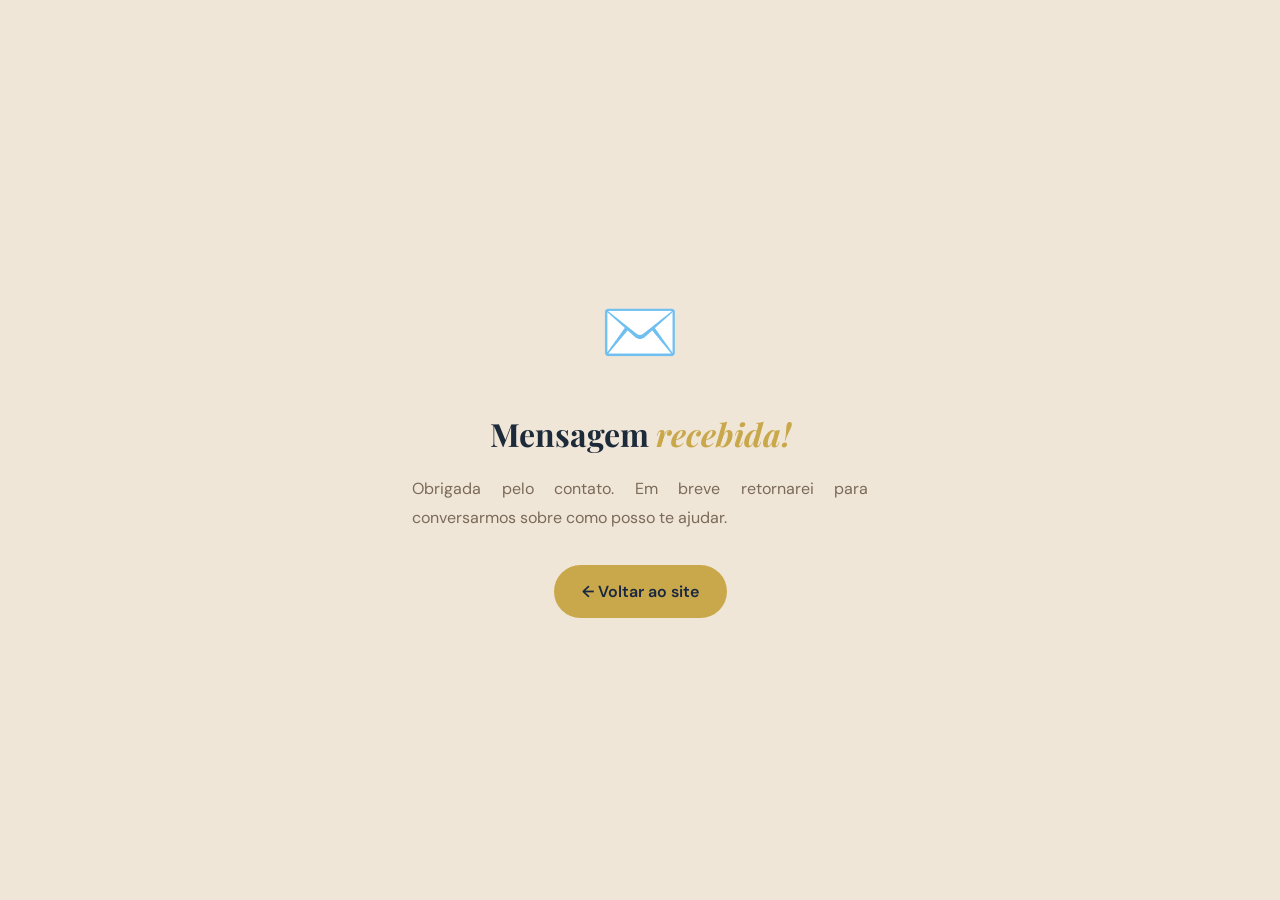
<file: obrigado.html>
<!DOCTYPE html>
<html lang="pt-BR">
<head>
<meta charset="UTF-8">
<meta name="viewport" content="width=device-width, initial-scale=1.0">
<title>Mensagem enviada — KM Centro de Aprendizagem</title>
<meta name="robots" content="noindex, nofollow">
<link rel="icon" type="image/png" href="assets/img/logo_dourado.png">
<!-- Google Analytics -->
<script async src="https://www.googletagmanager.com/gtag/js?id=G-VDRF710GRQ"></script>
<script>
  window.dataLayer = window.dataLayer || [];
  function gtag(){dataLayer.push(arguments);}
  gtag('js', new Date());
  gtag('config', 'G-VDRF710GRQ');
</script>
<link href="https://fonts.googleapis.com/css2?family=Playfair+Display:ital,wght@0,400;0,700;1,400&family=DM+Sans:wght@300;400;500&display=swap" rel="stylesheet">
<link rel="stylesheet" href="assets/css/style.css">
<style>
  body { display: flex; align-items: center; justify-content: center; min-height: 100vh; }
</style>
</head>
<body>
  <div class="obrigado-box">
    <div class="obrigado-icone">✉️</div>
    <h1>Mensagem <em class="verde">recebida!</em></h1>
    <p>Obrigada pelo contato. Em breve retornarei para conversarmos sobre como posso te ajudar.</p>
    <a href="/" class="btn-primary">← Voltar ao site</a>
  </div>
</body>
</html>
</file>
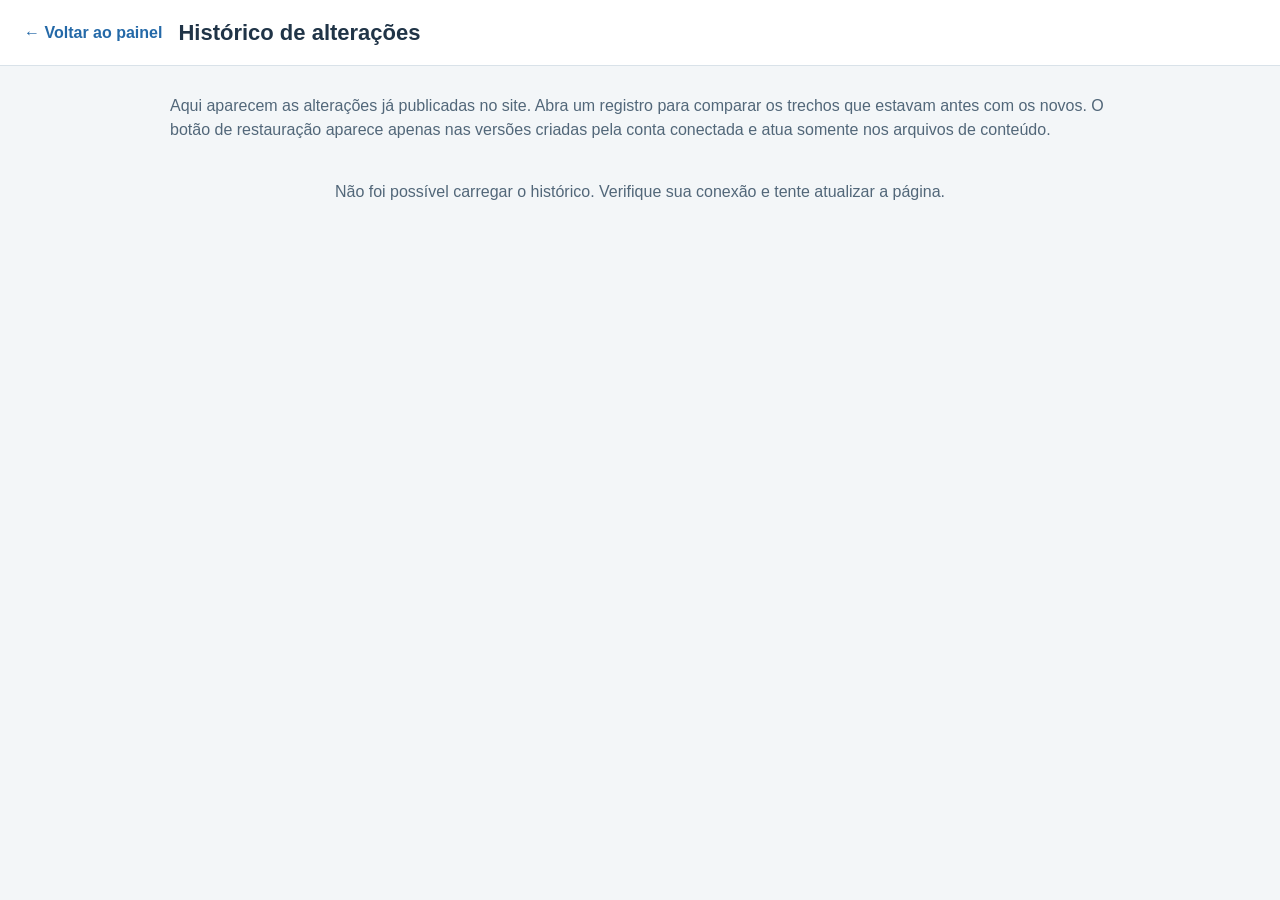
<file: admin/history.html>
<!doctype html>
<html lang="pt-BR">
  <head>
    <meta charset="utf-8">
    <meta name="viewport" content="width=device-width, initial-scale=1">
    <title>Histórico de alterações — KM Centro de Aprendizagem</title>
    <style>
      :root { color-scheme: light; }
      * { box-sizing: border-box; }
      body { margin: 0; background: #f3f6f8; color: #203447; font: 16px/1.5 Arial, sans-serif; }
      header { background: #fff; border-bottom: 1px solid #d9e2e9; padding: 16px 24px; display: flex; align-items: center; gap: 16px; }
      header a { color: #2469a8; text-decoration: none; font-weight: 700; }
      h1 { font-size: 22px; margin: 0; }
      main { max-width: 980px; margin: 28px auto; padding: 0 20px 40px; }
      .intro { margin: 0 0 20px; color: #526779; }
      .status { padding: 18px; text-align: center; color: #526779; }
      .commit { background: #fff; border: 1px solid #d9e2e9; border-radius: 8px; padding: 18px; margin: 12px 0; box-shadow: 0 1px 2px rgba(0,0,0,.04); }
      .commit-header { display: flex; flex-wrap: wrap; align-items: baseline; justify-content: space-between; gap: 8px; }
      .commit h2 { font-size: 17px; margin: 0; }
      .meta { color: #687d8e; font-size: 14px; }
      .files { margin: 12px 0 0; padding-left: 20px; color: #40586b; font-size: 14px; }
      button { margin: 12px 8px 0 0; padding: 8px 12px; border: 0; border-radius: 5px; background: #2469a8; color: #fff; cursor: pointer; font: inherit; }
      button:hover { background: #185887; }
      .details { margin-top: 16px; border-top: 1px solid #e1e8ed; padding-top: 14px; }
      .file { margin: 14px 0; border: 1px solid #dde6ec; border-radius: 6px; overflow: hidden; }
      .file-title { padding: 9px 12px; background: #f6f8fa; font-size: 14px; font-weight: 700; }
      .file-title small { float: right; color: #687d8e; font-weight: 400; }
      .changes { display: grid; grid-template-columns: 1fr 1fr; gap: 1px; background: #dde6ec; }
      .change { min-width: 0; background: #fff; }
      .change h3 { margin: 0; padding: 7px 10px; font-size: 13px; }
      .before h3 { background: #fff0f0; color: #9f2f2f; }
      .after h3 { background: #ecfaef; color: #23733c; }
      pre { margin: 0; max-height: 260px; overflow: auto; padding: 10px; white-space: pre-wrap; overflow-wrap: anywhere; font: 12px/1.45 ui-monospace, SFMono-Regular, Consolas, monospace; }
      .before pre { color: #8e3030; } .after pre { color: #1e6c38; }
      @media (max-width: 650px) { header { padding: 14px; } main { margin-top: 18px; padding: 0 12px 30px; } .changes { grid-template-columns: 1fr; } }
    </style>
  </head>
  <body>
    <header><a href="./">← Voltar ao painel</a><h1>Histórico de alterações</h1></header>
    <main>
      <p class="intro">Aqui aparecem as alterações já publicadas no site. Abra um registro para comparar os trechos que estavam antes com os novos. O botão de restauração aparece apenas nas versões criadas pela conta conectada e atua somente nos arquivos de conteúdo.</p>
      <div id="history" class="status">Carregando histórico…</div>
    </main>
    <script src="history.js"></script>
  </body>
</html>
</file>
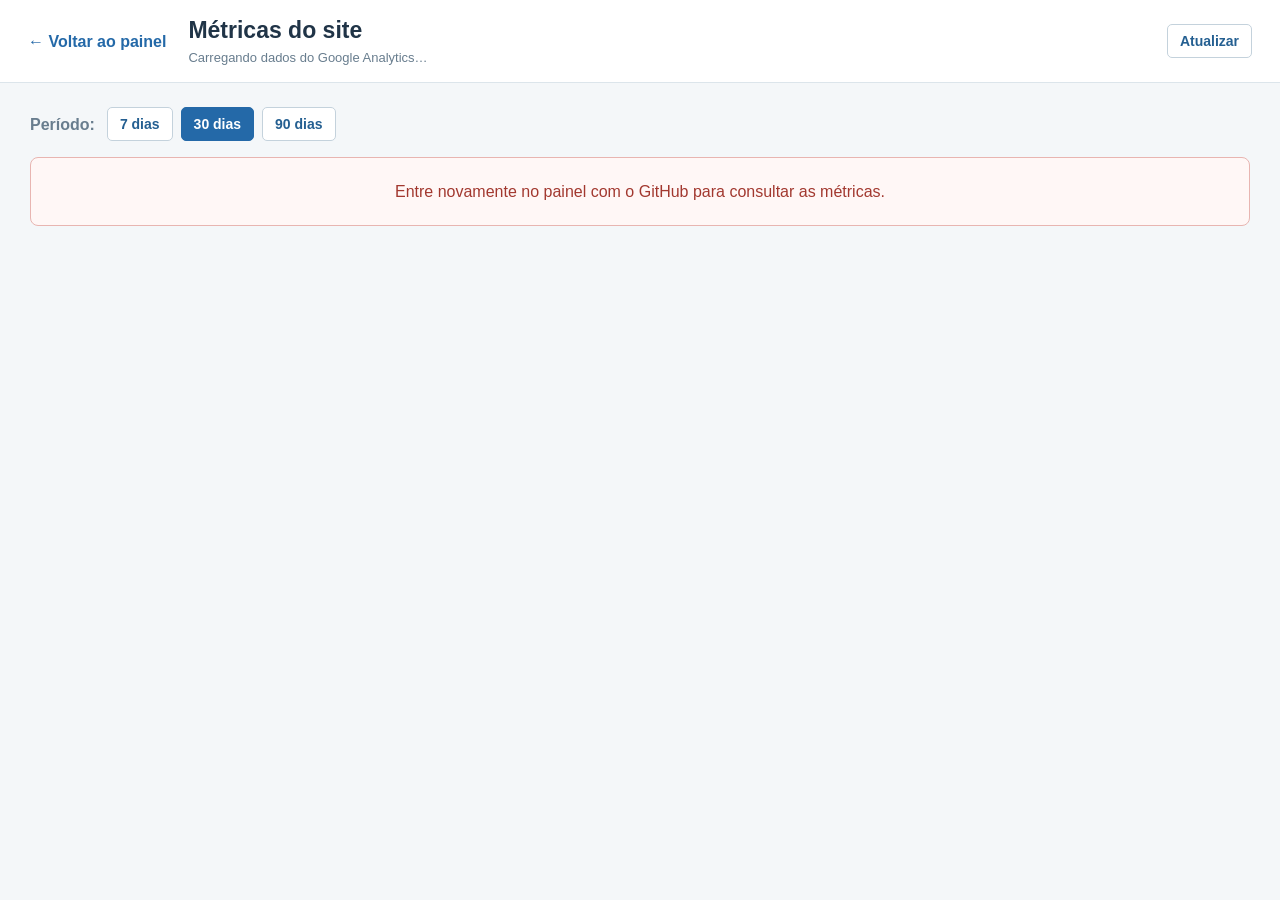
<file: admin/metrics.html>
<!doctype html>
<html lang="pt-BR">
  <head>
    <meta charset="utf-8">
    <meta name="viewport" content="width=device-width, initial-scale=1">
    <title>Métricas do site — KM Centro de Aprendizagem</title>
    <link rel="stylesheet" href="metrics.css?v=1">
  </head>
  <body>
    <header class="topo"><a href="./">← Voltar ao painel</a><div><h1>Métricas do site</h1><p id="atualizacao">Carregando dados do Google Analytics…</p></div><button id="atualizar" type="button">Atualizar</button></header>
    <main>
      <section class="controles" aria-label="Período do relatório"><span>Período:</span><button data-days="7">7 dias</button><button data-days="30" class="ativo">30 dias</button><button data-days="90">90 dias</button></section>
      <section id="mensagem" class="mensagem">Conectando ao Google Analytics…</section>
      <div id="painel" hidden>
        <section class="kpis" id="kpis"></section>
        <section class="grid dois">
          <article class="cartao grande"><div class="cabecalho-cartao"><div><h2>Visitas ao longo do tempo</h2><p>Escolha a métrica do gráfico.</p></div><div id="seletores-grafico" class="seletores"><button data-metric="activeUsers" class="ativo">Usuários</button><button data-metric="sessions">Sessões</button><button data-metric="screenPageViews">Visualizações</button></div></div><div id="grafico" class="grafico"></div></article>
          <article class="cartao tempo-real"><h2>Agora no site</h2><strong id="ativos-agora">—</strong><span>usuários ativos nos últimos 30 minutos</span><div id="paises-agora" class="lista-curta"></div></article>
        </section>
        <section class="grid tres">
          <article class="cartao"><h2>De onde vêm</h2><p>Principais canais de aquisição.</p><div id="canais"></div></article>
          <article class="cartao"><h2>Dispositivos</h2><p>Celular, computador e tablet.</p><div id="dispositivos"></div></article>
          <article class="cartao"><h2>Eventos importantes</h2><p>Interações registradas no site.</p><div id="eventos"></div></article>
        </section>
        <section class="grid dois">
          <article class="cartao"><h2>Principais cidades e regiões</h2><p>Visitantes por localização.</p><div id="geografia"></div></article>
          <article class="cartao"><h2>Páginas mais acessadas</h2><p>Conteúdos que mais despertam interesse.</p><div id="paginas"></div></article>
        </section>
        <section class="grid dois">
          <article class="cartao"><h2>Origens detalhadas</h2><p>Fonte e meio de cada acesso.</p><div id="origens"></div></article>
          <article class="cartao leitura"><h2>Como usar estes dados</h2><ul><li>Compare períodos para entender a evolução do interesse.</li><li>Use as páginas mais acessadas para priorizar conteúdos e serviços.</li><li>Cidades e canais ajudam a decidir onde divulgar o trabalho.</li><li>Os dados podem levar até 24 horas para aparecer no Analytics.</li></ul></article>
        </section>
      </div>
    </main>
    <script src="metrics.js?v=1"></script>
  </body>
</html>
</file>
<file: assets/css/style.css>
*, *::before, *::after { box-sizing: border-box; margin: 0; padding: 0; }
:root {
  --verde: #C9A84C;
  --verde-claro: #B8922E;
  --verde-palido: #F5EBD9;
  --dourado: #B8922E;
  --dourado-claro: #E8C97A;
  --creme: #F0E6D8;
  --texto: #1C2A3A;
  --texto-suave: #7A6A58;
  --branco: #F7EFE4;
  --fundo-profundo: #1A2740;
}
[data-theme="dark"] {
  --verde-claro: #D4AF37;
  --verde-palido: #1A2B3C;
  --dourado: #F0C040;
  --dourado-claro: #FFF0A0;
  --creme: #0D1B2A;
  --texto: #F5F0E8;
  --texto-suave: #9A8A75;
  --branco: #162536;
  --fundo-profundo: #0A1520;
}
html { scroll-behavior: smooth; }
body {
  font-family: 'DM Sans', sans-serif;
  background: var(--creme);
  color: var(--texto);
  line-height: 1.6;
  overflow-x: hidden;
}
.site-alerta { background: var(--verde); color: var(--fundo-profundo); padding: 10px 18px; text-align: center; font-size: .9rem; font-weight: 600; }
p, li, .section-sub, .hero-sub, .valor-lista li, .sobre-lista li,
.step p, .redacao-steps p, .tooltip-box { text-align: justify; }
#valores p, #valores li, #valores .section-sub { text-align: left; }
#servicos .section-sub { text-align: left; text-wrap: pretty; }

/* TOPBAR */
.topbar {
  background: var(--verde);
  color: var(--fundo-profundo);
  text-align: center;
  padding: 7px 16px;
  font-size: 0.8rem;
  font-weight: 500;
  display: flex;
  justify-content: center;
  align-items: center;
  gap: 8px;
  flex-wrap: wrap;
}
.topbar span:first-child { font-weight: 700; }
.topbar-sep { opacity: 0.5; }

/* NAV */
nav {
  position: -webkit-sticky;
  position: sticky;
  top: 0;
  z-index: 9999;
  background: var(--fundo-profundo);
  border-bottom: 2px solid rgba(201,168,76,0.25);
  min-height: 68px;
  display: flex;
  align-items: center;
}
.nav-inner {
  width: 100%;
  max-width: 1200px;
  margin: 0 auto;
  display: flex;
  justify-content: space-between;
  align-items: center;
  padding: 8px 24px;
  gap: 16px;
}
.nav-logo {
  display: flex;
  align-items: center;
  text-decoration: none;
  flex-shrink: 0;
}
.nav-logo-img {
  height: 52px;
  width: 52px;
  border-radius: 50%;
  object-fit: cover;
}
.nav-links {
  display: flex; gap: 20px; list-style: none;
  align-items: center; flex-shrink: 0;
}
.nav-links a {
  text-decoration: none; color: rgba(245,240,232,0.75);
  font-size: 0.88rem; font-weight: 400;
  white-space: nowrap; line-height: 1;
  transition: color 0.2s;
}
.nav-links a:hover { color: var(--verde); }
.nav-cta {
  background: var(--verde) !important;
  color: #0D1B2A !important;
  padding: 8px 22px !important;
  border-radius: 50px !important;
  font-size: 0.88rem !important;
  font-weight: 600 !important;
  white-space: nowrap !important;
  display: inline-flex !important;
  flex-direction: column !important;
  align-items: center !important;
  line-height: 1.3 !important;
  text-decoration: none !important;
}
.nav-cta:hover { background: var(--verde-claro) !important; color: #0D1B2A !important; }
.nav-cta-sub {
  font-size: 0.68rem;
  font-weight: 400;
  opacity: 0.8;
  letter-spacing: 0.02em;
}


/* JOGOS */
#jogos { background: var(--branco); }
.jogos-grid {
  display: grid;
  grid-template-columns: repeat(auto-fill, minmax(280px, 1fr));
  gap: 1.5rem;
}
.jogo-card {
  background: var(--creme);
  border-radius: 20px;
  overflow: hidden;
  border: 1px solid rgba(201,168,76,0.2);
  transition: transform 0.2s, box-shadow 0.2s;
  display: flex; flex-direction: column;
}
.jogo-card:hover {
  transform: translateY(-4px);
  box-shadow: 0 16px 40px rgba(201,168,76,0.15);
}
.jogo-thumb {
  width: 100%; height: 180px;
  display: flex; align-items: center; justify-content: center;
  font-size: 4rem; position: relative; overflow: hidden;
  background: var(--verde-palido);
}
.jogo-badge {
  position: absolute; top: 12px; right: 12px;
  background: var(--verde); color: var(--fundo-profundo);
  font-size: 0.72rem; font-weight: 600;
  padding: 4px 10px; border-radius: 50px;
}
.jogo-body { padding: 1.2rem; flex: 1; display: flex; flex-direction: column; }
.jogo-body h3 {
  font-family: 'Playfair Display', serif;
  font-size: 1.05rem; margin-bottom: 0.4rem; color: var(--texto);
}
.jogo-nivel {
  font-size: 0.75rem; color: var(--verde); font-weight: 500;
  margin-bottom: 0.6rem; display: flex; align-items: center; gap: 4px;
}
.jogo-body p {
  font-size: 0.85rem; color: var(--texto-suave);
  line-height: 1.6; flex: 1; margin-bottom: 1rem;
}
.jogo-footer {
  display: flex; justify-content: space-between; align-items: center;
  margin-top: auto; padding-top: 1rem;
  border-top: 1px solid rgba(201,168,76,0.15);
}
.jogo-preco {
  font-family: 'Playfair Display', serif;
  font-size: 1.4rem; color: var(--verde); font-weight: 700;
}
.jogo-preco span { font-size: 0.8rem; color: var(--texto-suave); font-family: 'DM Sans', sans-serif; display: block; font-weight: 400; }
.btn-comprar {
  background: var(--verde); color: var(--fundo-profundo);
  padding: 9px 18px; border-radius: 50px;
  text-decoration: none; font-size: 0.82rem; font-weight: 600;
  transition: background 0.2s; white-space: nowrap;
  display: inline-flex; align-items: center; gap: 6px;
}
.btn-comprar:hover { background: var(--verde-claro); }
.btn-download {
  background: transparent; color: var(--verde);
  padding: 9px 18px; border-radius: 50px;
  text-decoration: none; font-size: 0.82rem; font-weight: 600;
  transition: all 0.2s; white-space: nowrap;
  display: inline-flex; align-items: center; gap: 6px;
  border: 1.5px solid var(--verde);
}
.btn-download:hover { background: var(--verde); color: var(--fundo-profundo); }
.btn-hotmart {
  background: #EE4B25; color: #fff;
  padding: 9px 18px; border-radius: 50px;
  text-decoration: none; font-size: 0.82rem; font-weight: 600;
  transition: background 0.2s; white-space: nowrap;
  display: inline-flex; align-items: center; gap: 6px;
}
.btn-hotmart:hover { background: #d03d1b; }
.jogo-badge-hotmart {
  position: absolute; top: 12px; right: 12px;
  background: #EE4B25; color: #fff;
  font-size: 0.72rem; font-weight: 700;
  padding: 4px 10px; border-radius: 50px;
  letter-spacing: 0.04em;
}
.jogo-card-gratis {
  border: 2px solid var(--verde);
  position: relative;
}
.jogo-badge-gratis {
  position: absolute; top: 12px; right: 12px;
  background: #2ECC71; color: white;
  font-size: 0.72rem; font-weight: 700;
  padding: 4px 10px; border-radius: 50px;
  text-transform: uppercase; letter-spacing: 0.05em;
}
.jogos-info-box {
  background: var(--verde-palido); border-radius: 20px;
  padding: 1.5rem 2rem; margin-bottom: 3rem;
  display: flex; align-items: center; gap: 1.5rem; flex-wrap: wrap;
  border: 1px solid rgba(201,168,76,0.2);
}
.jogos-info-box p { font-size: 0.9rem; color: var(--verde); flex: 1; min-width: 200px; }
.jogos-info-box strong { display: block; font-size: 1rem; margin-bottom: 4px; }

/* HERO */
.hero {
  display: flex; align-items: center;
  padding: 5rem 2rem;
  background: var(--creme);
  position: relative; overflow: hidden;
}
.hero::before {
  content: '';
  position: absolute; top: -100px; right: -100px;
  width: 500px; height: 500px;
  background: radial-gradient(circle, rgba(201,168,76,0.1), transparent 70%);
  border-radius: 50%;
}
.hero-inner {
  max-width: 1100px; margin: 0 auto;
  display: grid; grid-template-columns: 1fr 1fr; gap: 4rem; align-items: center;
}
.hero-tag {
  display: inline-block;
  background: var(--verde-palido); color: var(--verde);
  font-size: 0.8rem; font-weight: 500; letter-spacing: 0.08em;
  text-transform: uppercase; padding: 6px 16px; border-radius: 50px;
  margin-bottom: 1.5rem;
  border: 1px solid rgba(201,168,76,0.3);
}
.hero h1 {
  font-family: 'Playfair Display', serif;
  font-size: 3.2rem; line-height: 1.15;
  color: var(--texto); margin-bottom: 1.5rem;
}
.hero h1 em { color: var(--verde); font-style: italic; }
.hero-sub {
  font-size: 1.05rem; color: var(--texto-suave);
  max-width: 420px; margin-bottom: 2.5rem; line-height: 1.8;
}
.hero-btns { display: flex; gap: 1rem; flex-wrap: wrap; }
.btn-primary {
  background: var(--verde); color: var(--fundo-profundo);
  padding: 14px 28px; border-radius: 50px;
  text-decoration: none; font-weight: 600;
  transition: all 0.2s; display: inline-flex; align-items: center; gap: 8px;
}
.btn-primary:hover { background: var(--verde-claro); transform: translateY(-1px); }
.btn-secondary {
  background: transparent; color: var(--verde);
  padding: 14px 28px; border-radius: 50px;
  text-decoration: none; font-weight: 500;
  border: 1.5px solid var(--verde);
  transition: all 0.2s;
}
.btn-secondary:hover { background: var(--verde-palido); }
.hero-card {
  background: var(--branco);
  border-radius: 24px;
  padding: 2.5rem;
  box-shadow: 0 8px 32px rgba(0,0,0,0.1), 0 0 24px rgba(201,168,76,0.12);
  border: 1px solid rgba(201,168,76,0.15);
  position: relative;
}
.hero-logo-img {
  display: block;
  width: 140px;
  height: 140px;
  object-fit: cover;
  border-radius: 50%;
  margin: 0 auto 1.2rem;
  border: 3px solid rgba(201,168,76,0.4);
}
.hero-card h3 {
  font-family: 'Playfair Display', serif;
  font-size: 1.4rem; text-align: center; margin-bottom: 0.3rem;
  color: var(--texto);
}
.hero-card p { text-align: center; color: var(--texto-suave); font-size: 0.9rem; margin-bottom: 1.5rem; }
.stats { display: grid; grid-template-columns: repeat(3, 1fr); gap: 1rem; margin-top: 1.5rem; }
.stat { text-align: center; }
.stat-num {
  font-family: 'Playfair Display', serif;
  font-size: 1.8rem; color: var(--verde); font-weight: 700; display: block;
}
.stat-label { font-size: 0.78rem; color: var(--texto-suave); }
.badge-row {
  display: flex; justify-content: center; gap: 8px; flex-wrap: wrap; margin-bottom: 1.5rem;
}
.badge {
  background: var(--verde-palido); color: var(--verde);
  font-size: 0.78rem; padding: 4px 12px; border-radius: 50px; font-weight: 500;
  border: 1px solid rgba(201,168,76,0.25);
}

/* SECTION COMMON */
section { padding: 4rem 2rem; }
.container { max-width: 1100px; margin: 0 auto; }
.section-label {
  display: inline-block;
  color: var(--verde); font-size: 0.78rem; font-weight: 500;
  letter-spacing: 0.1em; text-transform: uppercase; margin-bottom: 1rem;
}
.section-title {
  font-family: 'Playfair Display', serif;
  font-size: 2.2rem; margin-bottom: 1rem; color: var(--texto);
}
.section-sub {
  color: var(--texto-suave); line-height: 1.8;
  margin-bottom: 2rem;
}

/* SOBRE */
#sobre { background: var(--branco); }
.sobre-grid {
  display: grid; grid-template-columns: 1fr 1.6fr; gap: 5rem; align-items: center;
}
.sobre-img-block { position: relative; }
.sobre-img {
  width: 100%; aspect-ratio: 3/4;
  background: var(--verde-palido);
  border-radius: 20px;
  display: flex; align-items: center; justify-content: center;
  border: 1px solid rgba(201,168,76,0.2);
}
.sobre-img img {
  width: 80%; height: 80%; object-fit: contain;
}
.sobre-quote-box {
  position: absolute; bottom: -24px; right: -24px;
  background: var(--verde); color: var(--fundo-profundo);
  padding: 1.2rem 1.5rem;
  border-radius: 16px;
  max-width: 200px;
  font-family: 'Playfair Display', serif;
  font-style: italic; font-size: 0.95rem;
  box-shadow: 0 8px 24px rgba(201,168,76,0.35);
}
.sobre-lista { list-style: none; display: flex; flex-direction: column; gap: 1rem; margin-top: 1.5rem; }
.sobre-lista li {
  display: flex; align-items: flex-start; gap: 12px;
  font-size: 0.95rem; color: var(--texto-suave);
}
.check {
  width: 22px; height: 22px; min-width: 22px;
  background: var(--verde-palido); border-radius: 50%;
  display: flex; align-items: center; justify-content: center;
  color: var(--verde); font-size: 0.8rem; margin-top: 2px;
}

/* SERVIÇOS */
#servicos { background: var(--creme); }
.servicos-grid {
  display: grid; grid-template-columns: repeat(auto-fit, minmax(280px, 1fr)); gap: 1.5rem;
}
.servico-card {
  background: var(--branco); border-radius: 20px;
  padding: 2rem; transition: transform 0.2s, box-shadow 0.2s;
  border: 1px solid rgba(201,168,76,0.15);
}
.servico-card:hover {
  transform: translateY(-4px);
  box-shadow: 0 16px 40px rgba(201,168,76,0.12);
}
.servico-card-header {
  display: flex; align-items: center; gap: 1rem; margin-bottom: 1rem;
}
.servico-icon {
  width: 52px; height: 52px; flex-shrink: 0;
  background: var(--verde-palido);
  border-radius: 14px;
  display: flex; align-items: center; justify-content: center;
  font-size: 1.5rem;
}
.servico-card h3 {
  font-family: 'Playfair Display', serif;
  font-size: 1.15rem; margin-bottom: 0; color: var(--texto);
}
.servico-card p { font-size: 0.9rem; color: var(--texto-suave); line-height: 1.7; margin-bottom: 1rem; }
.servico-tags { display: flex; flex-wrap: wrap; gap: 6px; }
.servico-tag {
  font-size: 0.75rem; background: var(--verde-palido);
  color: var(--verde); padding: 3px 10px; border-radius: 50px;
}
.destaque { border: 2px solid var(--verde); position: relative; }
.popular-badge {
  position: absolute; top: -12px; left: 50%; transform: translateX(-50%);
  background: var(--verde); color: var(--fundo-profundo);
  font-size: 0.72rem; font-weight: 600; padding: 4px 14px;
  border-radius: 50px; white-space: nowrap;
}

/* HORÁRIOS */
#horarios { background: var(--branco); }
.horarios-wrapper { display: grid; grid-template-columns: 1.3fr 1fr; gap: 3rem; align-items: start; }
.schedule-table { width: 100%; border-collapse: collapse; }
.schedule-table th {
  background: var(--verde); color: var(--fundo-profundo);
  padding: 12px 16px; text-align: left;
  font-size: 0.85rem; font-weight: 600;
}
.schedule-table th:first-child { border-radius: 12px 0 0 0; }
.schedule-table th:last-child { border-radius: 0 12px 0 0; }
.schedule-table td {
  padding: 11px 16px; font-size: 0.88rem;
  border-bottom: 1px solid rgba(201,168,76,0.1);
  color: var(--texto-suave);
}
.schedule-table tr:last-child td { border-bottom: none; }
.schedule-table tr:nth-child(even) td { background: var(--creme); }
.disponivel { color: var(--verde); font-weight: 500; }
.online { color: var(--dourado); font-weight: 500; }
.horarios-info h3 {
  font-family: 'Playfair Display', serif; font-size: 1.4rem;
  margin-bottom: 1.2rem; color: var(--texto);
}
.info-item {
  display: flex; gap: 12px; align-items: flex-start;
  margin-bottom: 1.2rem;
}
.info-icon {
  width: 40px; height: 40px; min-width: 40px;
  background: var(--verde-palido); border-radius: 12px;
  display: flex; align-items: center; justify-content: center;
  font-size: 1.1rem;
}
.info-item strong { display: block; font-weight: 500; font-size: 0.95rem; margin-bottom: 2px; color: var(--texto); }
.info-item span { font-size: 0.85rem; color: var(--texto-suave); }
.cta-horario {
  margin-top: 2rem; background: var(--verde-palido);
  border-radius: 16px; padding: 1.5rem; text-align: center;
  border: 1px solid rgba(201,168,76,0.2);
}
.cta-horario p { font-size: 0.9rem; color: var(--texto-suave); margin-bottom: 1rem; }

/* DEPOIMENTOS */
#depoimentos { background: var(--creme); }
.depoimentos-grid {
  display: grid; grid-template-columns: repeat(auto-fit, minmax(300px, 1fr)); gap: 1.5rem;
}
.depoimento {
  background: var(--branco); border-radius: 20px; padding: 1.8rem;
  border: 1px solid rgba(201,168,76,0.15);
}
.depoimento-stars { color: var(--verde); font-size: 1rem; margin-bottom: 1rem; }
.depoimento-texto {
  font-family: 'Playfair Display', serif;
  font-style: italic; font-size: 0.95rem;
  color: var(--texto); line-height: 1.75; margin-bottom: 1.5rem;
}
.depoimento-autor {
  display: flex; align-items: center; gap: 12px;
}
.autor-avatar {
  width: 42px; height: 42px; border-radius: 50%;
  background: var(--verde-palido); display: flex;
  align-items: center; justify-content: center;
  font-family: 'Playfair Display', serif;
  font-size: 1rem; color: var(--verde); font-weight: 700;
}
.autor-nome { font-weight: 500; font-size: 0.9rem; color: var(--texto); }
.autor-info { font-size: 0.78rem; color: var(--texto-suave); }

/* REDAÇÃO */
#redacao { background: var(--branco); }
.redacao-content {
  display: grid; grid-template-columns: 1fr 1fr; gap: 4rem; align-items: center;
}
.redacao-steps { display: flex; flex-direction: column; gap: 1.5rem; }
.step {
  display: flex; gap: 1.2rem; align-items: flex-start;
}
.step-num {
  width: 40px; height: 40px; min-width: 40px;
  background: var(--verde); color: var(--fundo-profundo);
  border-radius: 50%; display: flex; align-items: center; justify-content: center;
  font-family: 'Playfair Display', serif; font-size: 1rem; font-weight: 700;
}
.step h4 { font-weight: 500; margin-bottom: 4px; font-size: 0.95rem; color: var(--texto); }
.step p { font-size: 0.88rem; color: var(--texto-suave); line-height: 1.6; }
.nota-box {
  background: var(--verde-palido); border-radius: 24px; padding: 2.5rem;
  text-align: center; border: 1px solid rgba(201,168,76,0.3);
}
.nota-num {
  font-family: 'Playfair Display', serif;
  font-size: 5rem; font-weight: 700; display: block;
  line-height: 1; margin-bottom: 0.5rem; color: var(--verde);
}
.nota-box p { opacity: 0.9; font-size: 0.95rem; line-height: 1.6; color: var(--texto); }
.nota-box small { display: block; margin-top: 1rem; opacity: 0.6; font-size: 0.8rem; color: var(--texto-suave); }

/* VALORES */
#valores { background: var(--creme); }
.valores-grid {
  display: grid; grid-template-columns: repeat(auto-fit, minmax(240px, 1fr)); gap: 1.5rem;
}
.valor-card {
  background: var(--branco); border-radius: 20px; padding: 2rem;
  text-align: center; border: 1px solid rgba(201,168,76,0.15);
}
.valor-card h3 {
  font-family: 'Playfair Display', serif; font-size: 1.1rem; margin: 1rem 0 0.5rem; color: var(--texto);
}
.valor-preco {
  font-family: 'Playfair Display', serif;
  font-size: 2rem; color: var(--verde); font-weight: 700; margin-bottom: 0.3rem;
}
.valor-periodo { font-size: 0.8rem; color: var(--texto-suave); margin-bottom: 1rem; }
.valor-lista { list-style: none; text-align: left; display: flex; flex-direction: column; gap: 8px; margin-bottom: 1.5rem; }
.valor-lista li { font-size: 0.88rem; color: var(--texto-suave); display: flex; gap: 8px; align-items: flex-start; }

/* CONTATO */
#contato { background: var(--branco); }
.contato-grid {
  display: grid; grid-template-columns: 1.2fr 1fr; gap: 4rem; align-items: start;
}
.form-group { margin-bottom: 1.2rem; }
label { display: block; font-size: 0.85rem; font-weight: 500; margin-bottom: 6px; color: var(--texto); }
input, select, textarea {
  width: 100%; padding: 12px 16px;
  border: 1.5px solid rgba(201,168,76,0.2); border-radius: 12px;
  font-family: 'DM Sans', sans-serif; font-size: 0.9rem;
  color: var(--texto); background: var(--creme);
  transition: border-color 0.2s; outline: none;
}
input:focus, select:focus, textarea:focus {
  border-color: var(--verde); background: var(--verde-palido);
}
textarea { resize: vertical; min-height: 120px; }
.form-submit {
  width: 100%;
  background: var(--verde); color: var(--fundo-profundo);
  padding: 14px; border: none; border-radius: 50px;
  font-family: 'DM Sans', sans-serif; font-size: 1rem; font-weight: 600;
  cursor: pointer; transition: background 0.2s;
}
.form-submit:hover { background: var(--verde-claro); }
.contato-info h3 {
  font-family: 'Playfair Display', serif; font-size: 1.4rem; margin-bottom: 1.5rem; color: var(--texto);
}
.contato-item {
  display: flex; gap: 12px; align-items: flex-start; margin-bottom: 1.2rem;
}
.contato-icone {
  width: 44px; height: 44px; min-width: 44px;
  background: var(--verde-palido); border-radius: 12px;
  display: flex; align-items: center; justify-content: center;
  font-size: 1.2rem;
}
.contato-item strong { display: block; font-size: 0.9rem; margin-bottom: 2px; color: var(--texto); }
.contato-item a, .contato-item span { font-size: 0.85rem; color: var(--texto-suave); text-decoration: none; }
.contato-item a:hover { color: var(--verde); }
.redes { display: flex; gap: 12px; margin-top: 2rem; flex-wrap: wrap; }
.rede-btn {
  width: 44px; height: 44px; border-radius: 12px;
  background: var(--verde-palido); display: flex; align-items: center; justify-content: center;
  font-size: 1.1rem; text-decoration: none; transition: background 0.2s;
}
.rede-btn:hover { background: var(--verde); }
.rede-instagram {
  width: auto; padding: 0 16px; gap: 10px;
  background: linear-gradient(45deg, #f09433, #e6683c, #dc2743, #cc2366, #bc1888);
  border-radius: 12px; color: white; font-size: 0.85rem; font-weight: 500;
}
.rede-instagram:hover { opacity: 0.88; background: linear-gradient(45deg, #f09433, #e6683c, #dc2743, #cc2366, #bc1888); }
.contato-icone-wa   { background: #25D366; }
.contato-icone-email { background: var(--verde); }
.contato-icone-local { background: var(--verde); }
.contato-icone-clock { background: var(--verde); }
.whatsapp-float {
  position: fixed; bottom: 28px; right: 28px; z-index: 200;
  width: 60px; height: 60px; border-radius: 50%;
  background: #25D366; display: flex; align-items: center; justify-content: center;
  font-size: 1.7rem; box-shadow: 0 4px 20px rgba(37,211,102,0.4);
  text-decoration: none; transition: transform 0.2s;
}
.whatsapp-float:hover { transform: scale(1.1); }

/* FOOTER */
footer {
  background: var(--fundo-profundo); color: var(--texto);
  padding: 3rem 2rem; text-align: center;
  border-top: 1px solid rgba(201,168,76,0.2);
}
.footer-logo-img {
  height: 90px;
  width: auto;
  margin: 0 auto 1rem;
  display: block;
}
footer p { font-size: 0.85rem; color: var(--texto-suave); }
footer nav { margin-top: 1.5rem; }
footer nav a { color: var(--texto-suave); text-decoration: none; margin: 0 1rem; font-size: 0.85rem; transition: color 0.2s; }
footer nav a:hover { color: var(--verde); }

/* SELECT options dark theme */
select option { background: var(--branco); color: var(--texto); }

/* RESPONSIVE */
/* NAV HAMBÚRGUER */
.nav-actions {
  display: flex; align-items: center; gap: 8px; flex-shrink: 0;
}
.nav-cta-mobile { display: none !important; }
#nav-toggle {
  display: none;
  background: none; border: none; cursor: pointer;
  flex-direction: column; gap: 5px; padding: 4px;
}
#nav-toggle span {
  display: block; width: 22px; height: 2px;
  background: rgba(245,240,232,0.8);
  border-radius: 2px;
  transition: all 0.25s;
}
nav.open #nav-toggle span:nth-child(1) { transform: translateY(7px) rotate(45deg); }
nav.open #nav-toggle span:nth-child(2) { opacity: 0; }
nav.open #nav-toggle span:nth-child(3) { transform: translateY(-7px) rotate(-45deg); }

@media (max-width: 768px) {
  .hero-inner, .sobre-grid, .contato-grid, .redacao-content, .horarios-wrapper {
    grid-template-columns: 1fr;
  }
  .hero h1 { font-size: 2.2rem; }
  .sobre-img { aspect-ratio: 4/3; }
  .sobre-quote-box { display: none; }
  .nav-inner { padding: 8px 16px; }
  #nav-toggle { display: flex; }
  .nav-links {
    display: none;
    position: absolute; top: 100%; left: 0; right: 0;
    background: var(--fundo-profundo);
    flex-direction: column; gap: 0;
    border-top: 1px solid rgba(201,168,76,0.2);
    z-index: 9998;
  }
  nav { position: relative; }
  nav.open .nav-links { display: flex; }
  .nav-links li { width: 100%; }
  .nav-links a {
    display: block; padding: 14px 20px;
    border-bottom: 1px solid rgba(201,168,76,0.1);
    white-space: normal;
  }
  .nav-links .nav-cta { display: none !important; }
  .nav-cta-mobile {
    display: inline-flex !important;
    flex: 1;
    justify-content: center !important;
    padding: 6px 14px !important;
    font-size: 0.78rem !important;
  }
  .nav-cta-mobile .nav-cta-sub {
    font-size: 0.62rem;
  }
}

/* PÁGINA OBRIGADO */
.obrigado-box {
  text-align: center;
  max-width: 520px;
  padding: 3rem 2rem;
}
.obrigado-icone { font-size: 4rem; margin-bottom: 1.5rem; }
.obrigado-box h1 {
  font-family: 'Playfair Display', serif;
  font-size: 2rem; color: var(--texto); margin-bottom: 1rem;
}
.obrigado-box p {
  color: var(--texto-suave); font-size: 1rem;
  line-height: 1.8; margin-bottom: 2rem;
}
.obrigado-box .verde { color: var(--verde); }


/* TOOLTIP TRAVAS MENTAIS */
.tooltip-wrap { position: relative; display: inline-block; vertical-align: middle; margin-left: 4px; }
.tooltip-icon {
  display: inline-flex; align-items: center; justify-content: center;
  width: 16px; height: 16px; border-radius: 50%;
  background: var(--dourado); color: var(--fundo-profundo);
  font-size: 0.65rem; font-weight: 700; font-style: italic;
  cursor: pointer; font-family: 'Playfair Display', serif;
}
.tooltip-box {
  display: none;
  position: absolute; bottom: calc(100% + 8px); left: 50%; transform: translateX(-50%);
  width: 260px; padding: 0.9rem 1rem;
  background: var(--branco); color: var(--texto-suave);
  border: 1px solid rgba(201,168,76,0.3); border-radius: 12px;
  box-shadow: 0 8px 24px rgba(0,0,0,0.35);
  font-size: 0.78rem; line-height: 1.65; text-align: justify;
  z-index: 100;
}
.tooltip-box::after {
  content: ''; position: absolute; top: 100%; left: 50%; transform: translateX(-50%);
  border: 6px solid transparent; border-top-color: var(--branco);
}
.tooltip-wrap:hover .tooltip-box { display: block; }

/* WHATSAPP FLUTUANTE */
.whatsapp-float {
  position: fixed;
  bottom: 28px; right: 28px;
  z-index: 9998;
  background: #25D366;
  width: 56px; height: 56px;
  border-radius: 50%;
  display: flex; align-items: center; justify-content: center;
  box-shadow: 0 4px 16px rgba(37,211,102,0.4);
  transition: transform 0.2s, box-shadow 0.2s;
}
.whatsapp-float:hover {
  transform: scale(1.1);
  box-shadow: 0 6px 24px rgba(37,211,102,0.55);
}

/* LOGO POR TEMA */
.logo-dark { display: none; }
[data-theme="dark"] .logo-light { display: none; }
[data-theme="dark"] .logo-dark { display: block; }

/* THEME TOGGLE */
#theme-toggle {
  background: none;
  border: 1.5px solid rgba(201,168,76,0.4);
  color: rgba(245,240,232,0.8);
  width: 34px; height: 34px;
  border-radius: 50%;
  cursor: pointer;
  font-size: 0.95rem;
  display: flex; align-items: center; justify-content: center;
  transition: border-color 0.2s, color 0.2s;
  flex-shrink: 0;
  line-height: 1;
  padding: 0;
}
#theme-toggle:hover {
  border-color: var(--verde);
}
</file>
<file: admin/metrics.css>
:root { --azul: #173b5c; --dourado: #c9a84c; --fundo: #f4f7f9; --borda: #dce5eb; --texto: #203447; --suave: #687d8e; --verde: #23734b; }
* { box-sizing: border-box; } body { margin: 0; background: var(--fundo); color: var(--texto); font: 16px/1.45 Arial, sans-serif; }
.topo { min-height: 76px; padding: 14px 28px; display: flex; gap: 22px; align-items: center; background: #fff; border-bottom: 1px solid var(--borda); } .topo a { color: #2469a8; font-weight: 700; text-decoration: none; } .topo h1 { margin: 0; font-size: 23px; } .topo p { margin: 2px 0 0; color: var(--suave); font-size: 13px; } .topo button { margin-left: auto; }
main { max-width: 1260px; margin: 24px auto 54px; padding: 0 20px; } button { padding: 8px 12px; border: 1px solid #c4d2dc; border-radius: 5px; background: #fff; color: #245f91; cursor: pointer; font: 600 14px Arial, sans-serif; } button:hover, button.ativo { color: #fff; background: #2469a8; border-color: #2469a8; }
.controles { display: flex; align-items: center; gap: 8px; margin-bottom: 16px; } .controles span { color: var(--suave); font-weight: 700; margin-right: 4px; } .mensagem { padding: 22px; background: #fff; border: 1px solid var(--borda); border-radius: 8px; color: var(--suave); text-align: center; } .mensagem.erro { color: #a2382f; border-color: #e8b5b1; background: #fff7f6; }
.kpis { display: grid; grid-template-columns: repeat(4, 1fr); gap: 14px; margin-bottom: 14px; } .kpi, .cartao { background: #fff; border: 1px solid var(--borda); border-radius: 9px; box-shadow: 0 1px 2px rgba(14, 35, 55, .04); } .kpi { padding: 17px; border-top: 4px solid var(--dourado); } .kpi span { color: var(--suave); font-size: 13px; } .kpi strong { display: block; margin-top: 5px; font-size: 27px; color: var(--azul); }
.grid { display: grid; gap: 14px; margin-bottom: 14px; } .dois { grid-template-columns: 2fr 1fr; } .tres { grid-template-columns: repeat(3, 1fr); } .cartao { padding: 18px; min-width: 0; } .cartao h2 { margin: 0; font-size: 17px; } .cartao p { margin: 4px 0 12px; color: var(--suave); font-size: 13px; } .cabecalho-cartao { display: flex; justify-content: space-between; align-items: start; gap: 12px; }.seletores { display: flex; gap: 5px; flex-wrap: wrap; }.seletores button { padding: 5px 8px; font-size: 12px; }
.grafico { min-height: 270px; padding-top: 12px; } .grafico svg { width: 100%; height: 255px; overflow: visible; } .grafico .linha { fill: none; stroke: var(--dourado); stroke-width: 3; stroke-linejoin: round; stroke-linecap: round; } .grafico .area { fill: rgba(201,168,76,.16); } .grafico text { font-size: 11px; fill: var(--suave); }.tempo-real { display: flex; flex-direction: column; }.tempo-real strong { font-size: 52px; margin: 26px 0 0; color: var(--verde); }.tempo-real > span { color: var(--suave); font-size: 13px; }.lista-curta { margin-top: 20px; border-top: 1px solid var(--borda); padding-top: 10px; }
.tabela { width: 100%; border-collapse: collapse; font-size: 13px; }.tabela th { color: var(--suave); font-weight: 700; text-align: left; }.tabela th:not(:first-child), .tabela td:not(:first-child) { text-align: right; }.tabela th, .tabela td { padding: 8px 3px; border-bottom: 1px solid #edf1f4; }.tabela td:first-child { max-width: 260px; overflow-wrap: anywhere; }.barra { height: 6px; border-radius: 6px; background: #e9eef2; overflow: hidden; margin-top: 3px; }.barra i { display: block; height: 100%; background: var(--dourado); }.leitura ul { padding-left: 18px; color: #40586b; }.leitura li { margin: 10px 0; }
@media (max-width: 900px) { .kpis, .tres, .dois { grid-template-columns: 1fr 1fr; }.tempo-real { min-height: 250px; } } @media (max-width: 620px) { .topo { padding: 12px; gap: 12px; }.topo h1 { font-size: 18px; }.topo a { font-size: 13px; }.topo button { padding: 7px; font-size: 12px; }.kpis, .tres, .dois { grid-template-columns: 1fr; }.cabecalho-cartao { display: block; }.seletores { margin-top: 10px; } main { padding: 0 12px; } }
</file>
